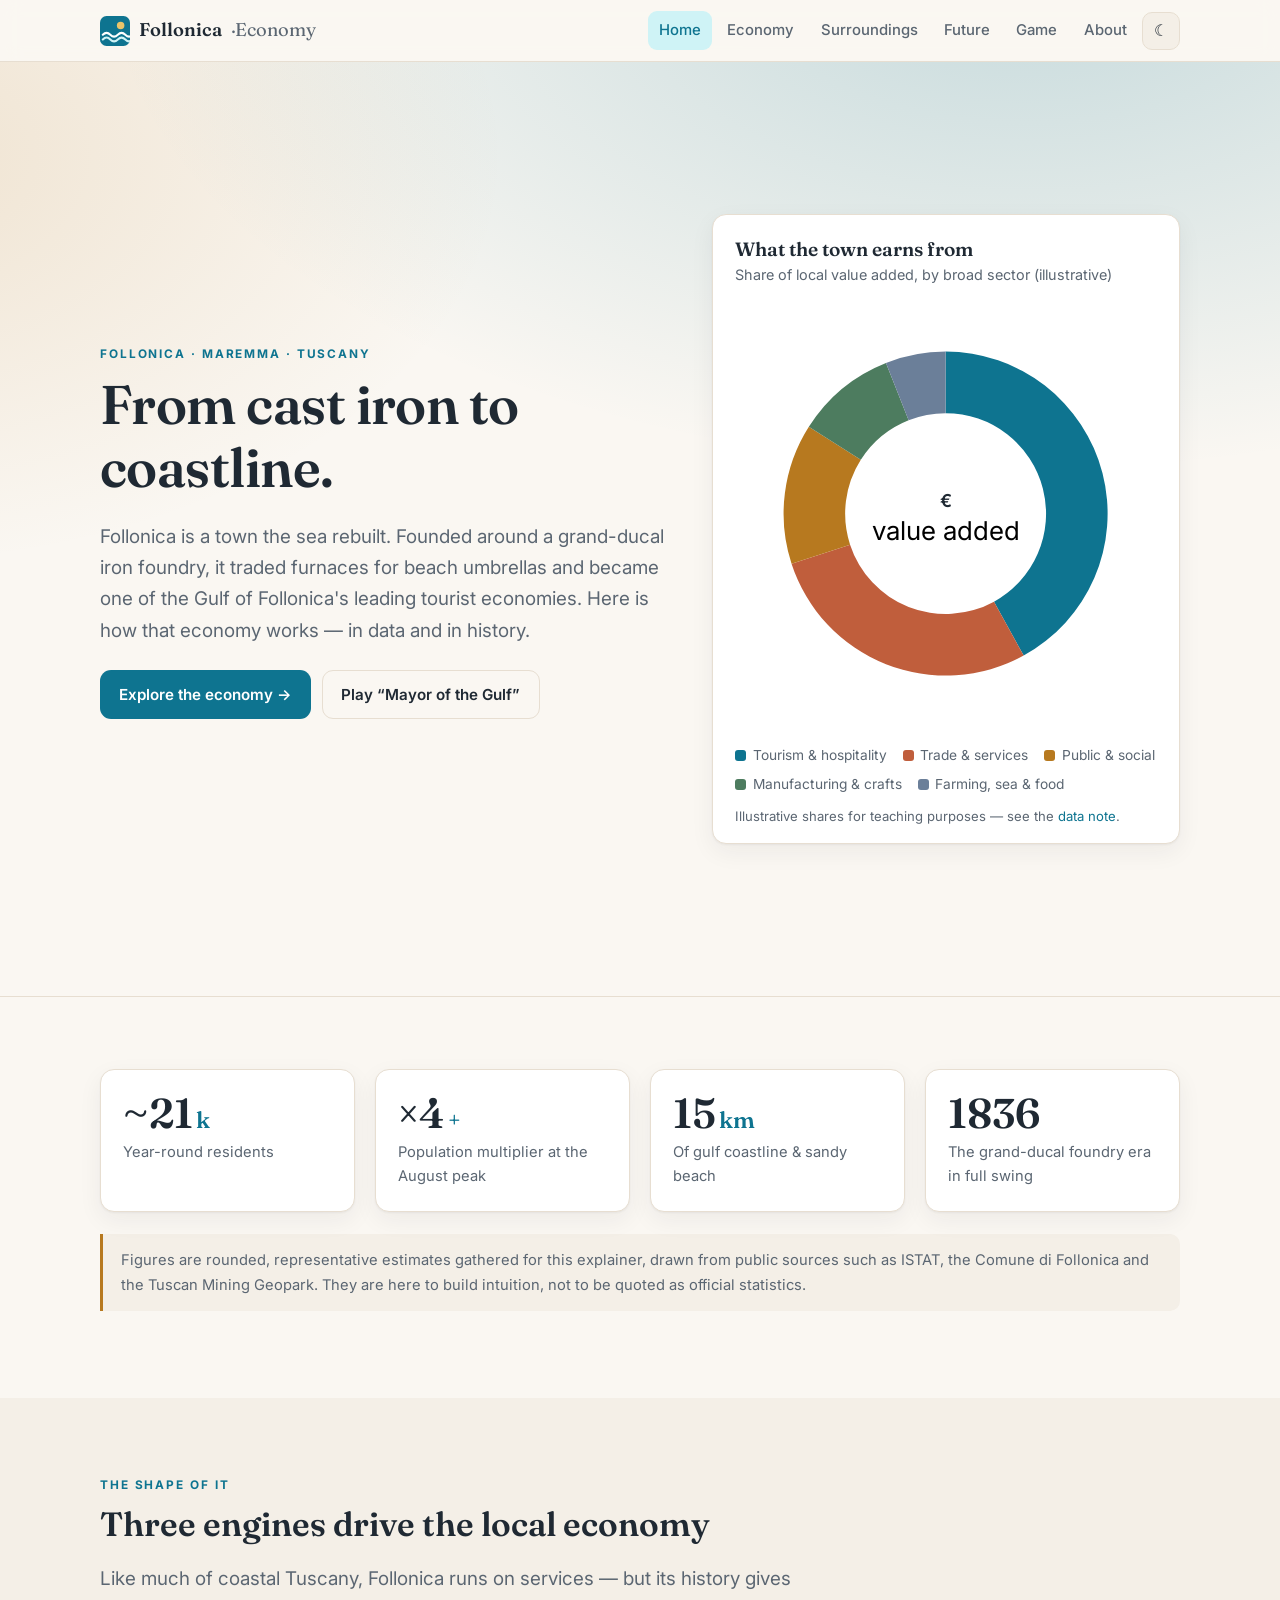
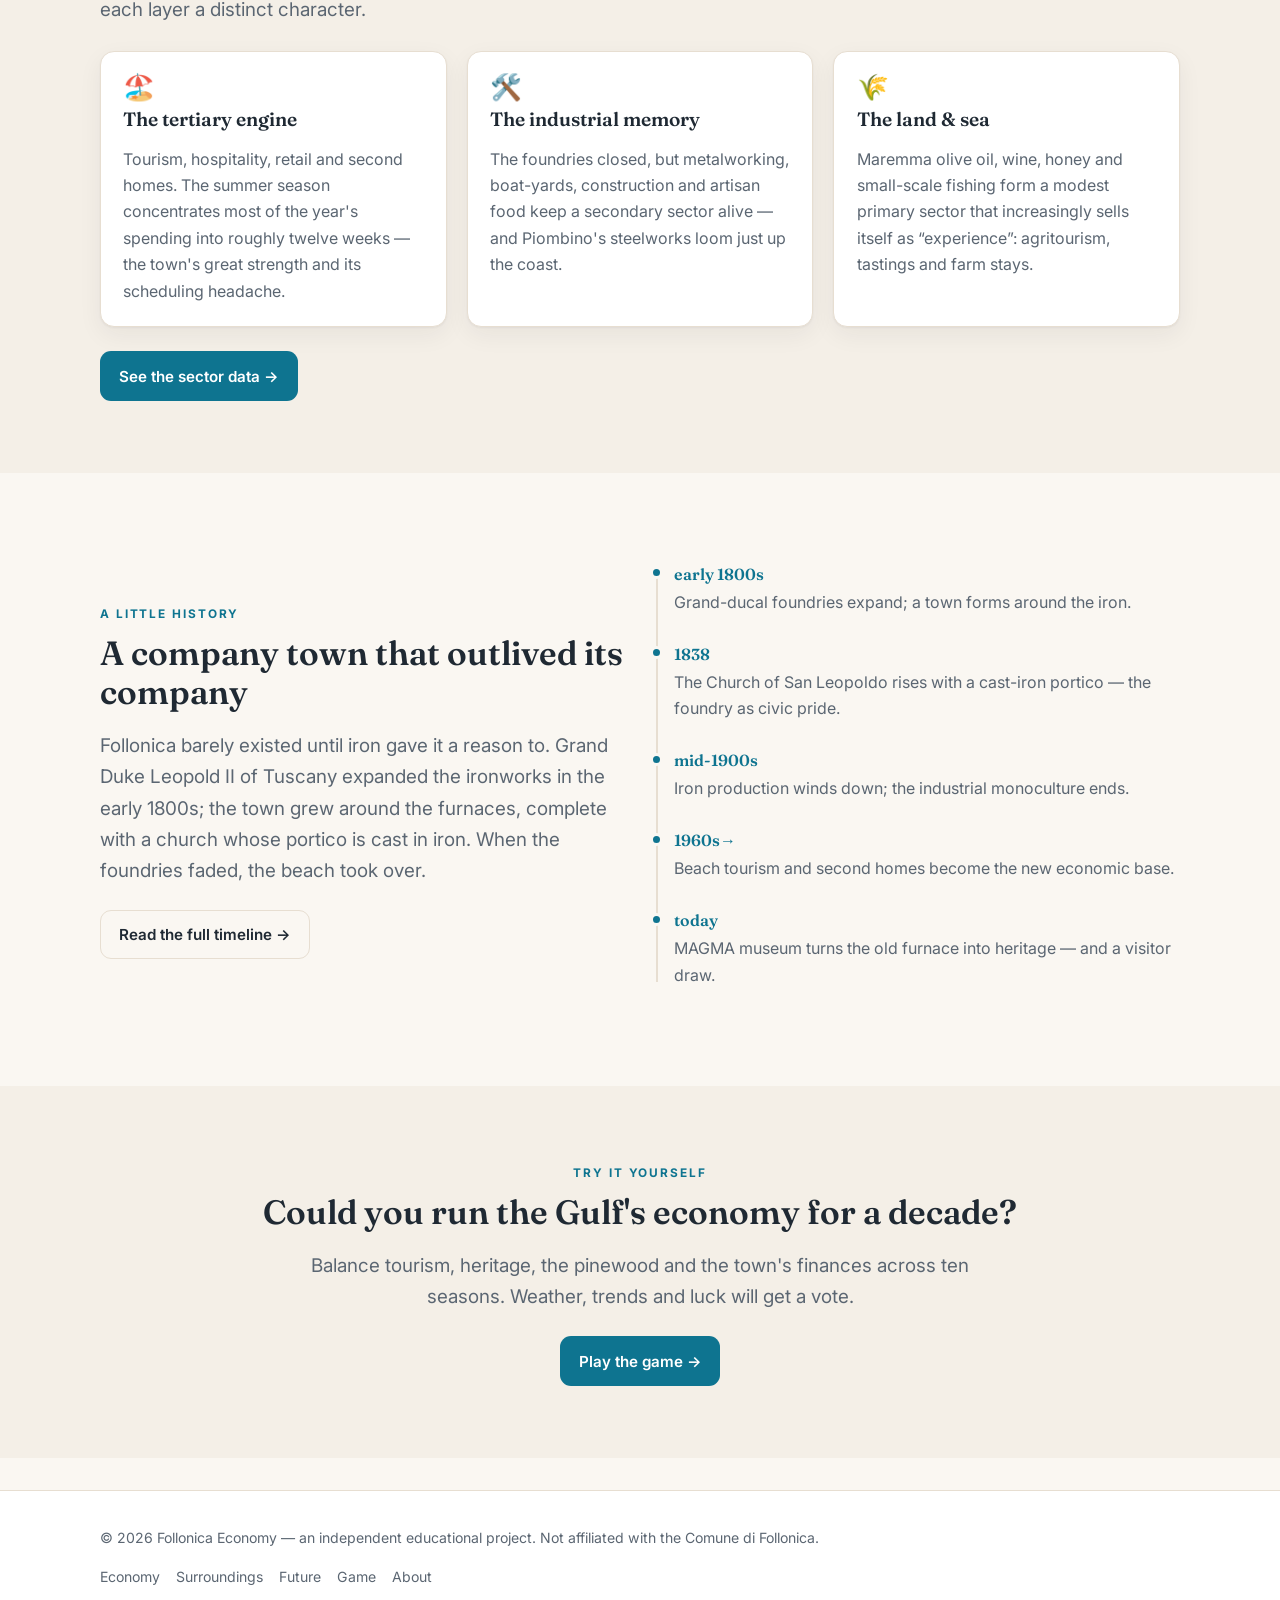
<file: index.html>
<!doctype html>
<html lang="en">
<head>
  <meta charset="utf-8" />
  <meta name="viewport" content="width=device-width, initial-scale=1" />
  <meta name="color-scheme" content="light dark" />
  <script>document.documentElement.className="js";</script>
  <title>The Economy of Follonica · From Cast Iron to Coastline</title>
  <meta name="description" content="How a 19th-century iron-foundry town on the Tuscan coast became one of the Maremma's leading seaside economies — the sectors, the data and the history of Follonica, Italy." />
  <link rel="icon" href="/assets/favicon.svg" type="image/svg+xml" />
  <link rel="preconnect" href="https://fonts.googleapis.com" />
  <link rel="preconnect" href="https://fonts.gstatic.com" crossorigin />
  <link rel="stylesheet" href="https://fonts.googleapis.com/css2?family=Fraunces:opsz,wght@9..144,500;9..144,600&family=Inter:wght@400;500;600;700&display=swap" />
  <link rel="stylesheet" href="/assets/css/styles.css" />
  <script defer src="/assets/js/main.js"></script>
  <script defer src="/assets/js/charts.js"></script>
</head>
<body>
  <a class="skip" href="#main">Skip to content</a>
  <header class="site-header">
    <nav class="nav" aria-label="Primary">
      <a class="brand" href="/">
        <svg class="mark" viewBox="0 0 32 32" aria-hidden="true"><rect width="32" height="32" rx="7" fill="#0e7490"/><circle cx="22" cy="10" r="4" fill="#e9c46a"/><path d="M3 20 q4 -4 8 0 t8 0 t8 0 t8 0" fill="none" stroke="#fff" stroke-width="2.2" stroke-linecap="round"/><path d="M3 25 q4 -4 8 0 t8 0 t8 0 t8 0" fill="none" stroke="#cff3f6" stroke-width="2.2" stroke-linecap="round"/></svg>
        Follonica<span style="color:var(--muted);font-weight:400">·Economy</span>
      </a>
      <button class="nav-toggle" aria-label="Open menu" aria-expanded="false" aria-controls="menu">☰</button>
      <div class="nav-links" id="menu">
        <a href="/" aria-current="page">Home</a>
        <a href="/economy/">Economy</a>
        <a href="/surroundings/">Surroundings</a>
        <a href="/future/">Future</a>
        <a href="/game/">Game</a>
        <a href="/about/">About</a>
        <button class="theme-toggle" type="button" title="Toggle theme">☾</button>
      </div>
    </nav>
  </header>

  <main id="main">
    <!-- Hero -->
    <section class="hero">
      <div class="container hero-grid">
        <div>
          <span class="eyebrow">Follonica · Maremma · Tuscany</span>
          <h1>From cast iron to coastline.</h1>
          <p class="lead">Follonica is a town the sea rebuilt. Founded around a grand-ducal iron foundry, it traded furnaces for beach umbrellas and became one of the Gulf of Follonica's leading tourist economies. Here is how that economy works — in data and in history.</p>
          <div class="btn-row">
            <a class="btn btn-primary" href="/economy/">Explore the economy →</a>
            <a class="btn btn-ghost" href="/game/">Play “Mayor of the Gulf”</a>
          </div>
        </div>
        <div>
          <div class="chart-card reveal">
            <h3>What the town earns from</h3>
            <p class="sub">Share of local value added, by broad sector (illustrative)</p>
            <figure>
              <div class="chart" data-chart="donut"
                   data-values='[{"label":"Tourism &amp; hospitality","value":42},{"label":"Trade &amp; services","value":28},{"label":"Public &amp; social","value":14},{"label":"Manufacturing &amp; crafts","value":10},{"label":"Farming, sea &amp; food","value":6}]'
                   data-opts='{"legend":true,"centerTop":"€","centerBottom":"value added"}'></div>
              <div class="legend" data-auto></div>
              <figcaption>Illustrative shares for teaching purposes — see the <a href="/economy/#data">data note</a>.</figcaption>
            </figure>
          </div>
        </div>
      </div>
    </section>

    <!-- Key stats -->
    <section>
      <div class="container">
        <div class="grid grid-4">
          <div class="card stat reveal"><div class="num">~21<span class="unit">k</span></div><div class="label">Year-round residents</div></div>
          <div class="card stat reveal"><div class="num">×4<span class="unit">+</span></div><div class="label">Population multiplier at the August peak</div></div>
          <div class="card stat reveal"><div class="num">15<span class="unit">km</span></div><div class="label">Of gulf coastline &amp; sandy beach</div></div>
          <div class="card stat reveal"><div class="num">1836</div><div class="label">The grand-ducal foundry era in full swing</div></div>
        </div>
        <p class="note reveal" style="margin-top:1.4rem">Figures are rounded, representative estimates gathered for this explainer, drawn from public sources such as ISTAT, the Comune di Follonica and the Tuscan Mining Geopark. They are here to build intuition, not to be quoted as official statistics.</p>
      </div>
    </section>

    <!-- Three engines -->
    <section style="background:var(--surface-2)">
      <div class="container">
        <span class="eyebrow">The shape of it</span>
        <h2>Three engines drive the local economy</h2>
        <p class="lead">Like much of coastal Tuscany, Follonica runs on services — but its history gives each layer a distinct character.</p>
        <div class="grid grid-3" style="margin-top:1.6rem">
          <article class="card reveal">
            <div class="icon">🏖️</div>
            <h3>The tertiary engine</h3>
            <p>Tourism, hospitality, retail and second homes. The summer season concentrates most of the year's spending into roughly twelve weeks — the town's great strength and its scheduling headache.</p>
          </article>
          <article class="card reveal">
            <div class="icon">🛠️</div>
            <h3>The industrial memory</h3>
            <p>The foundries closed, but metalworking, boat-yards, construction and artisan food keep a secondary sector alive — and Piombino's steelworks loom just up the coast.</p>
          </article>
          <article class="card reveal">
            <div class="icon">🌾</div>
            <h3>The land &amp; sea</h3>
            <p>Maremma olive oil, wine, honey and small-scale fishing form a modest primary sector that increasingly sells itself as “experience”: agritourism, tastings and farm stays.</p>
          </article>
        </div>
        <div class="btn-row"><a class="btn btn-primary" href="/economy/">See the sector data →</a></div>
      </div>
    </section>

    <!-- History teaser -->
    <section>
      <div class="container">
        <div class="grid grid-2" style="align-items:center">
          <div class="reveal">
            <span class="eyebrow">A little history</span>
            <h2>A company town that outlived its company</h2>
            <p class="lead">Follonica barely existed until iron gave it a reason to. Grand Duke Leopold II of Tuscany expanded the ironworks in the early 1800s; the town grew around the furnaces, complete with a church whose portico is cast in iron. When the foundries faded, the beach took over.</p>
            <div class="btn-row"><a class="btn btn-ghost" href="/economy/#history">Read the full timeline →</a></div>
          </div>
          <div class="reveal">
            <ul class="timeline">
              <li><span class="year">early 1800s</span><p>Grand-ducal foundries expand; a town forms around the iron.</p></li>
              <li><span class="year">1838</span><p>The Church of San Leopoldo rises with a cast-iron portico — the foundry as civic pride.</p></li>
              <li><span class="year">mid-1900s</span><p>Iron production winds down; the industrial monoculture ends.</p></li>
              <li><span class="year">1960s→</span><p>Beach tourism and second homes become the new economic base.</p></li>
              <li><span class="year">today</span><p>MAGMA museum turns the old furnace into heritage — and a visitor draw.</p></li>
            </ul>
          </div>
        </div>
      </div>
    </section>

    <!-- CTA -->
    <section style="background:var(--surface-2)">
      <div class="container" style="text-align:center">
        <span class="eyebrow">Try it yourself</span>
        <h2>Could you run the Gulf's economy for a decade?</h2>
        <p class="lead" style="margin-inline:auto">Balance tourism, heritage, the pinewood and the town's finances across ten seasons. Weather, trends and luck will get a vote.</p>
        <div class="btn-row" style="justify-content:center"><a class="btn btn-primary" href="/game/">Play the game →</a></div>
      </div>
    </section>
  </main>

  <footer class="site-footer">
    <div class="container">
      <p>© <span data-year>2026</span> Follonica Economy — an independent educational project. Not affiliated with the Comune di Follonica.</p>
      <nav aria-label="Footer">
        <a href="/economy/">Economy</a>
        <a href="/surroundings/">Surroundings</a>
        <a href="/future/">Future</a>
        <a href="/game/">Game</a>
        <a href="/about/">About</a>
      </nav>
    </div>
  </footer>
</body>
</html>
</file>
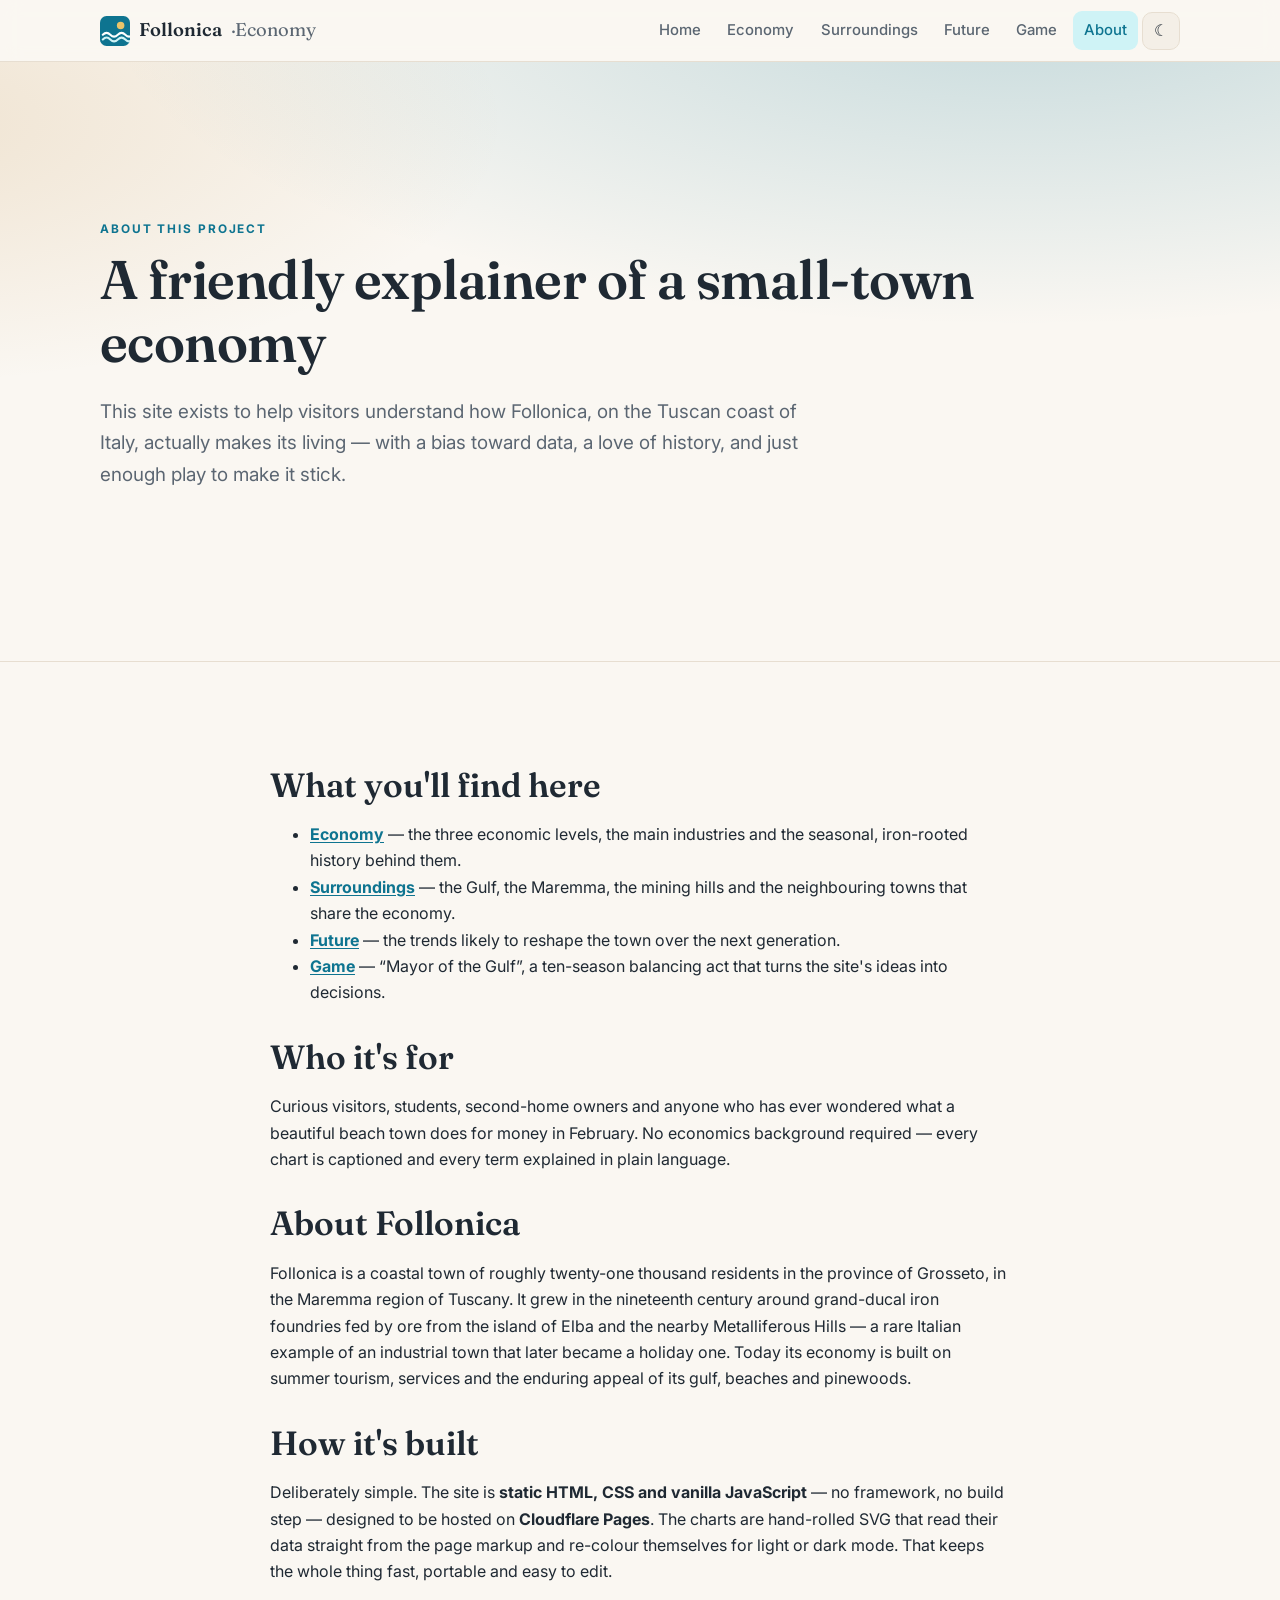
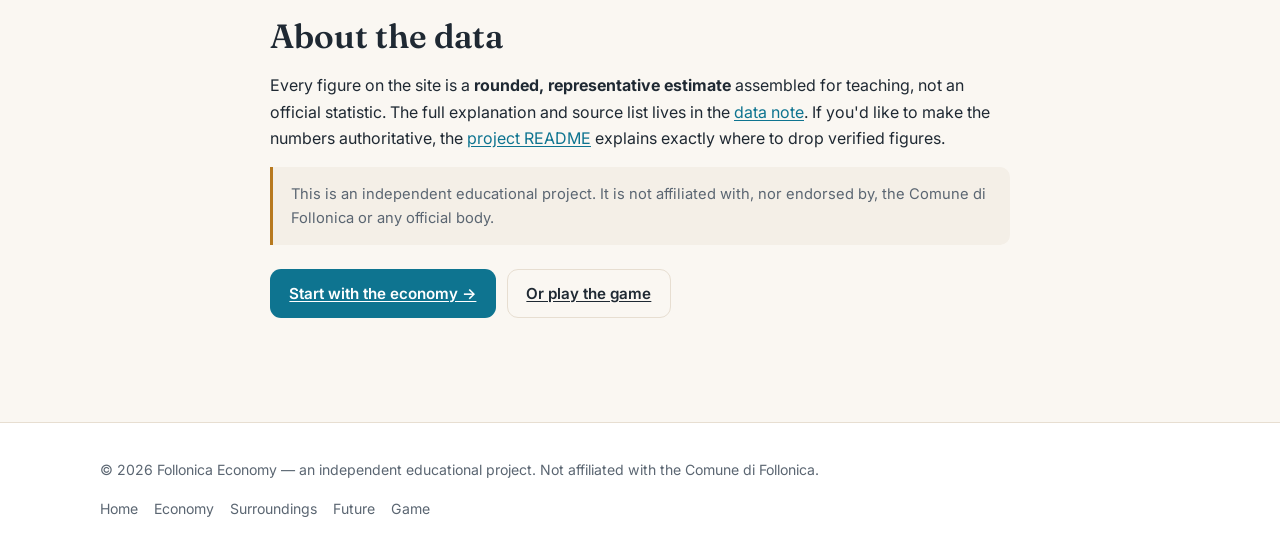
<file: about/index.html>
<!doctype html>
<html lang="en">
<head>
  <meta charset="utf-8" />
  <meta name="viewport" content="width=device-width, initial-scale=1" />
  <meta name="color-scheme" content="light dark" />
  <script>document.documentElement.className="js";</script>
  <title>About · The Follonica Economy Project</title>
  <meta name="description" content="What this site is, who it's for, how it was built and the sources behind it — an independent, educational explainer of Follonica's economy." />
  <link rel="icon" href="/assets/favicon.svg" type="image/svg+xml" />
  <link rel="preconnect" href="https://fonts.googleapis.com" />
  <link rel="preconnect" href="https://fonts.gstatic.com" crossorigin />
  <link rel="stylesheet" href="https://fonts.googleapis.com/css2?family=Fraunces:opsz,wght@9..144,500;9..144,600&family=Inter:wght@400;500;600;700&display=swap" />
  <link rel="stylesheet" href="/assets/css/styles.css" />
  <script defer src="/assets/js/main.js"></script>
</head>
<body>
  <a class="skip" href="#main">Skip to content</a>
  <header class="site-header">
    <nav class="nav" aria-label="Primary">
      <a class="brand" href="/">
        <svg class="mark" viewBox="0 0 32 32" aria-hidden="true"><rect width="32" height="32" rx="7" fill="#0e7490"/><circle cx="22" cy="10" r="4" fill="#e9c46a"/><path d="M3 20 q4 -4 8 0 t8 0 t8 0 t8 0" fill="none" stroke="#fff" stroke-width="2.2" stroke-linecap="round"/><path d="M3 25 q4 -4 8 0 t8 0 t8 0 t8 0" fill="none" stroke="#cff3f6" stroke-width="2.2" stroke-linecap="round"/></svg>
        Follonica<span style="color:var(--muted);font-weight:400">·Economy</span>
      </a>
      <button class="nav-toggle" aria-label="Open menu" aria-expanded="false" aria-controls="menu">☰</button>
      <div class="nav-links" id="menu">
        <a href="/">Home</a>
        <a href="/economy/">Economy</a>
        <a href="/surroundings/">Surroundings</a>
        <a href="/future/">Future</a>
        <a href="/game/">Game</a>
        <a href="/about/" aria-current="page">About</a>
        <button class="theme-toggle" type="button" title="Toggle theme">☾</button>
      </div>
    </nav>
  </header>

  <main id="main">
    <section class="hero">
      <div class="container">
        <span class="eyebrow">About this project</span>
        <h1>A friendly explainer of a small-town economy</h1>
        <p class="lead">This site exists to help visitors understand how Follonica, on the Tuscan coast of Italy, actually makes its living — with a bias toward data, a love of history, and just enough play to make it stick.</p>
      </div>
    </section>

    <section>
      <div class="container prose" style="max-width:74ch">
        <h2>What you'll find here</h2>
        <ul>
          <li><a href="/economy/"><strong>Economy</strong></a> — the three economic levels, the main industries and the seasonal, iron-rooted history behind them.</li>
          <li><a href="/surroundings/"><strong>Surroundings</strong></a> — the Gulf, the Maremma, the mining hills and the neighbouring towns that share the economy.</li>
          <li><a href="/future/"><strong>Future</strong></a> — the trends likely to reshape the town over the next generation.</li>
          <li><a href="/game/"><strong>Game</strong></a> — “Mayor of the Gulf”, a ten-season balancing act that turns the site's ideas into decisions.</li>
        </ul>

        <h2>Who it's for</h2>
        <p>Curious visitors, students, second-home owners and anyone who has ever wondered what a beautiful beach town does for money in February. No economics background required — every chart is captioned and every term explained in plain language.</p>

        <h2>About Follonica</h2>
        <p>Follonica is a coastal town of roughly twenty-one thousand residents in the province of Grosseto, in the Maremma region of Tuscany. It grew in the nineteenth century around grand-ducal iron foundries fed by ore from the island of Elba and the nearby Metalliferous Hills — a rare Italian example of an industrial town that later became a holiday one. Today its economy is built on summer tourism, services and the enduring appeal of its gulf, beaches and pinewoods.</p>

        <h2>How it's built</h2>
        <p>Deliberately simple. The site is <strong>static HTML, CSS and vanilla JavaScript</strong> — no framework, no build step — designed to be hosted on <strong>Cloudflare Pages</strong>. The charts are hand-rolled SVG that read their data straight from the page markup and re-colour themselves for light or dark mode. That keeps the whole thing fast, portable and easy to edit.</p>

        <h2>About the data</h2>
        <p>Every figure on the site is a <strong>rounded, representative estimate</strong> assembled for teaching, not an official statistic. The full explanation and source list lives in the <a href="/economy/#data">data note</a>. If you'd like to make the numbers authoritative, the <a href="https://github.com/gcameron00/follonica-economy">project README</a> explains exactly where to drop verified figures.</p>

        <div class="note">This is an independent educational project. It is not affiliated with, nor endorsed by, the Comune di Follonica or any official body.</div>

        <div class="btn-row"><a class="btn btn-primary" href="/economy/">Start with the economy →</a><a class="btn btn-ghost" href="/game/">Or play the game</a></div>
      </div>
    </section>
  </main>

  <footer class="site-footer">
    <div class="container">
      <p>© <span data-year>2026</span> Follonica Economy — an independent educational project. Not affiliated with the Comune di Follonica.</p>
      <nav aria-label="Footer">
        <a href="/">Home</a>
        <a href="/economy/">Economy</a>
        <a href="/surroundings/">Surroundings</a>
        <a href="/future/">Future</a>
        <a href="/game/">Game</a>
      </nav>
    </div>
  </footer>
</body>
</html>
</file>
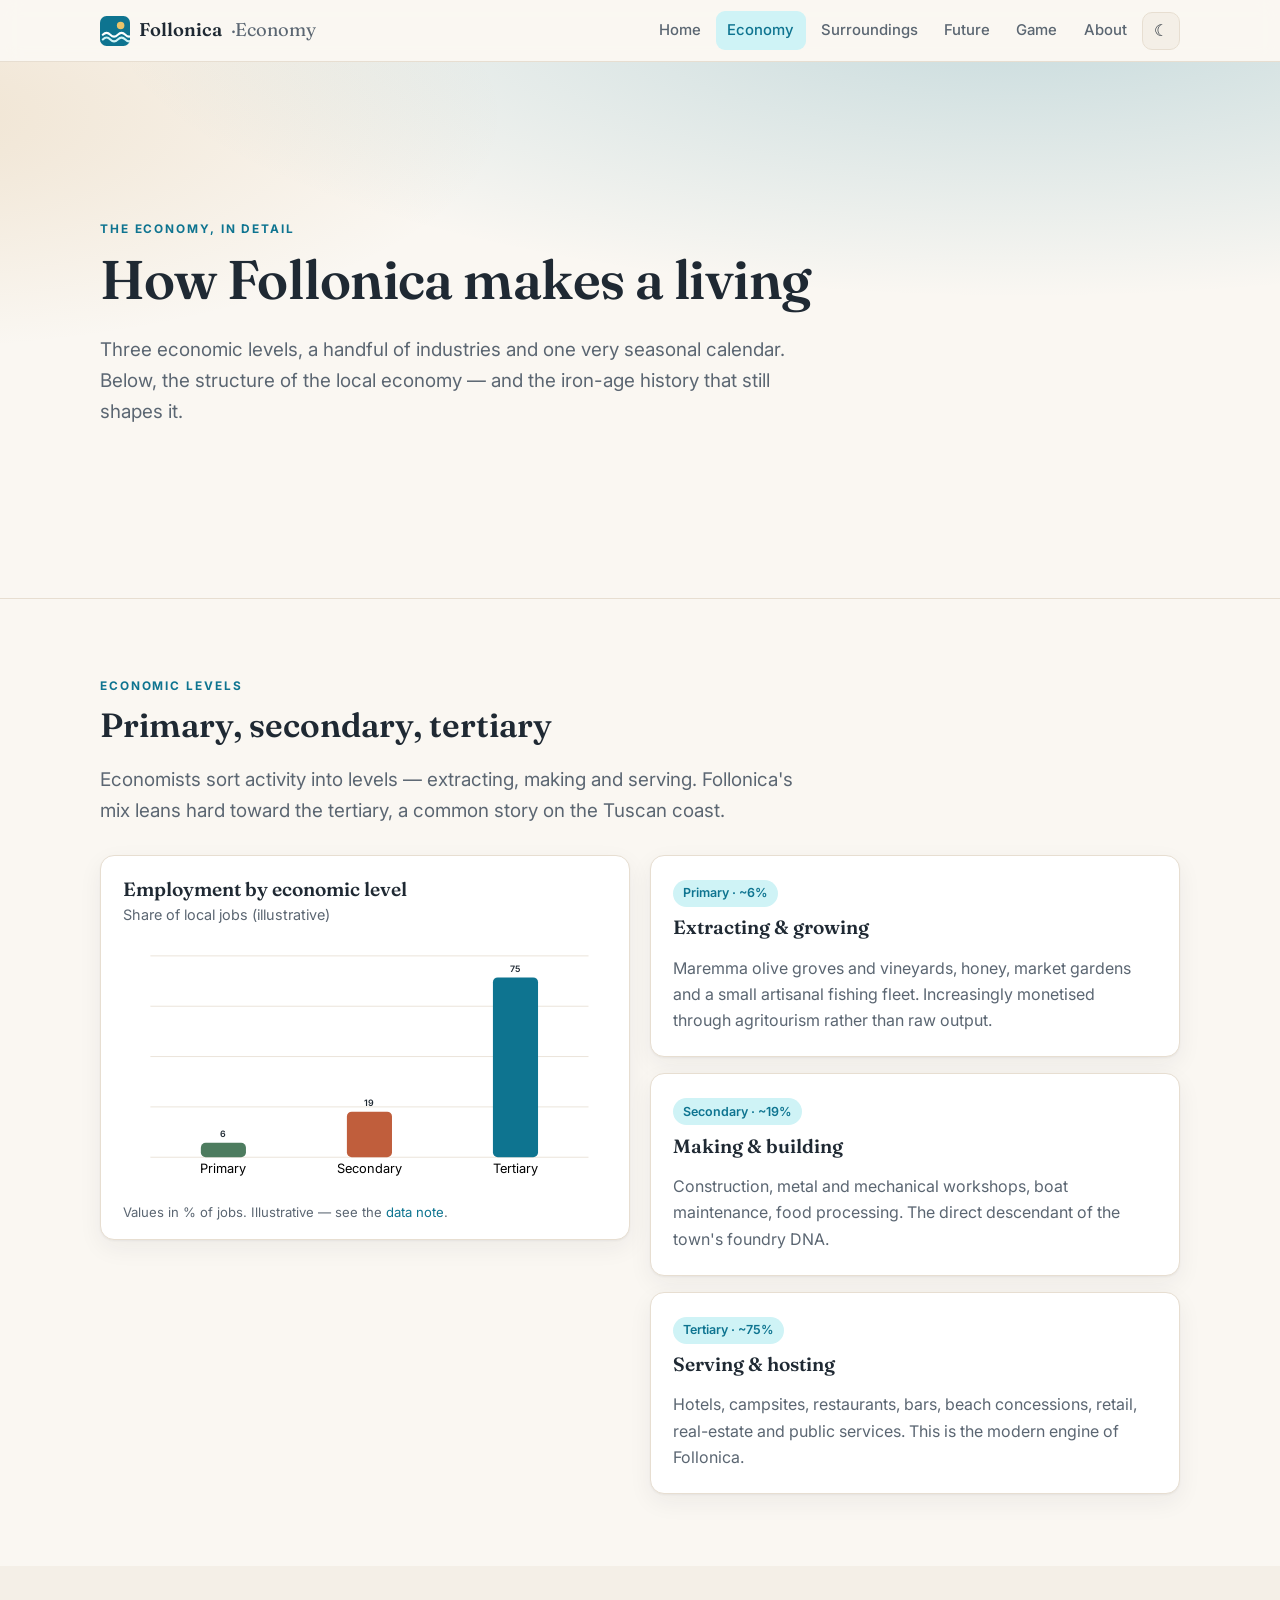
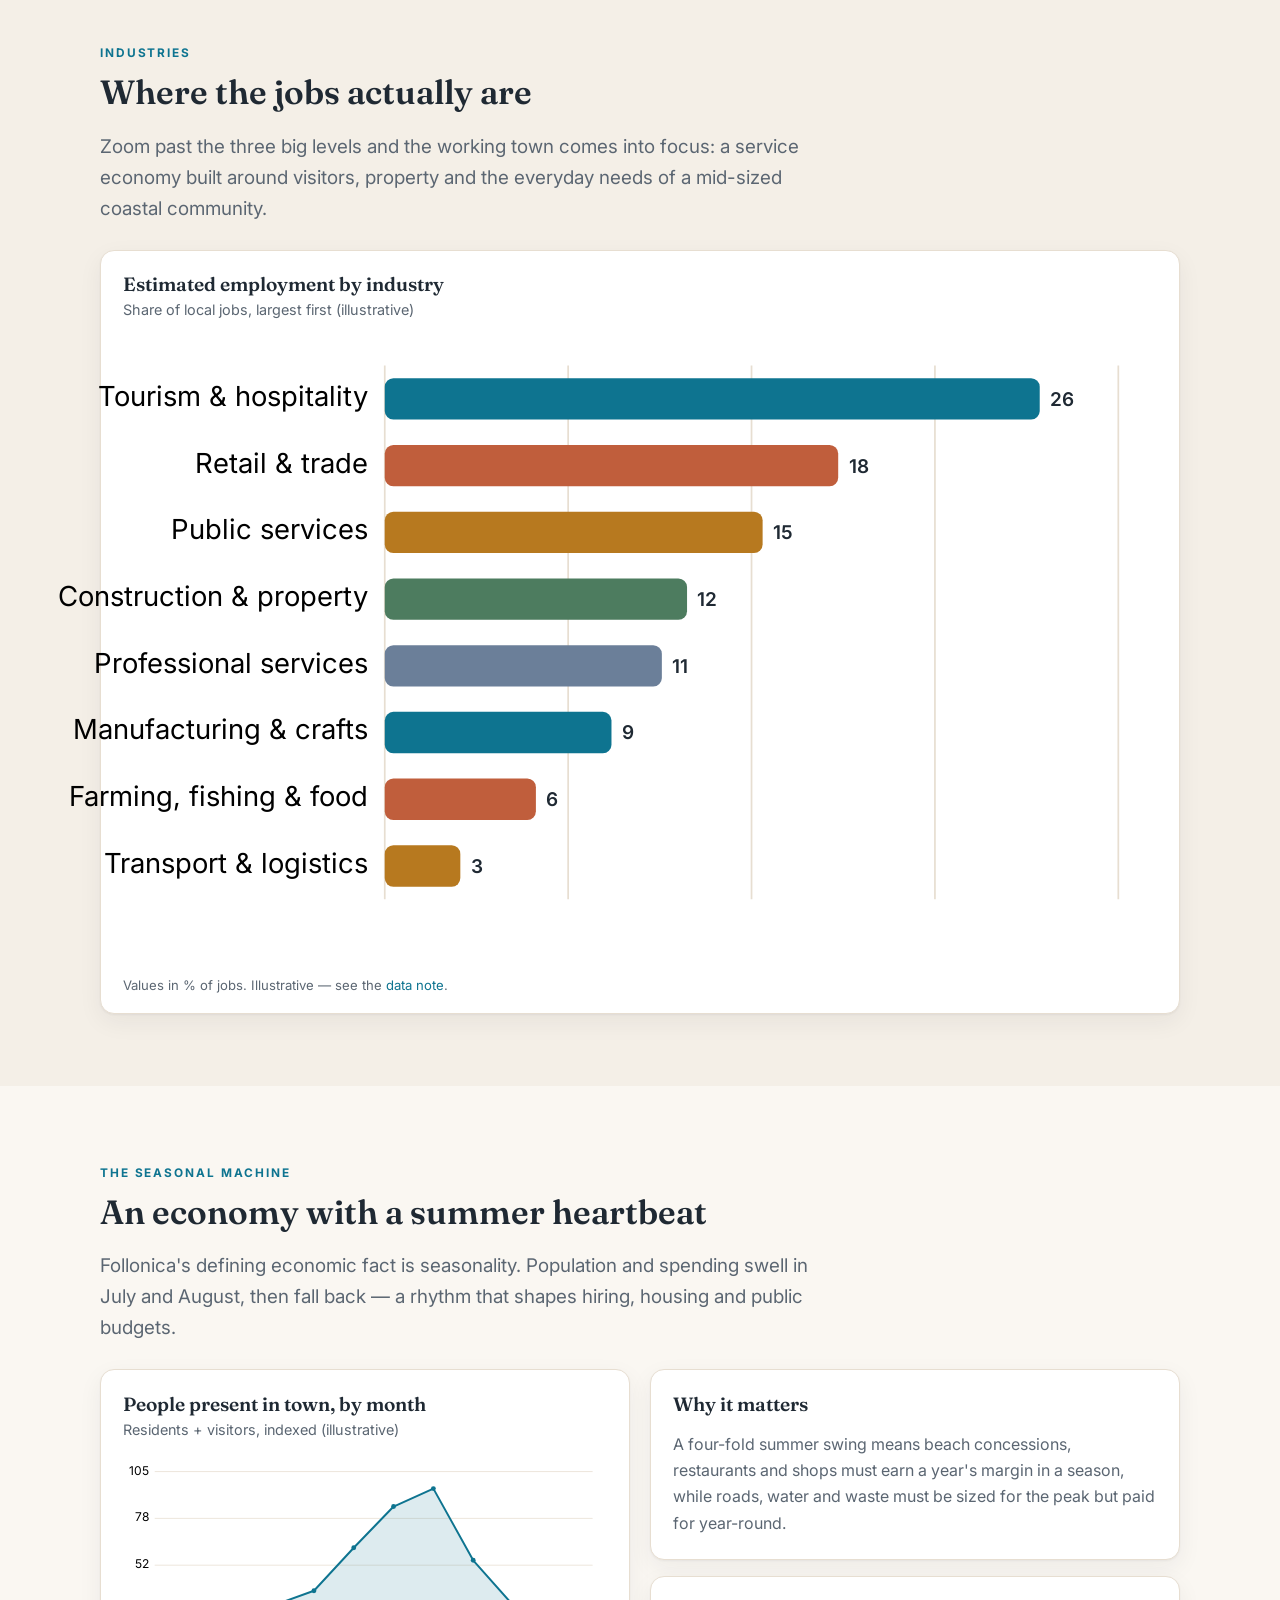
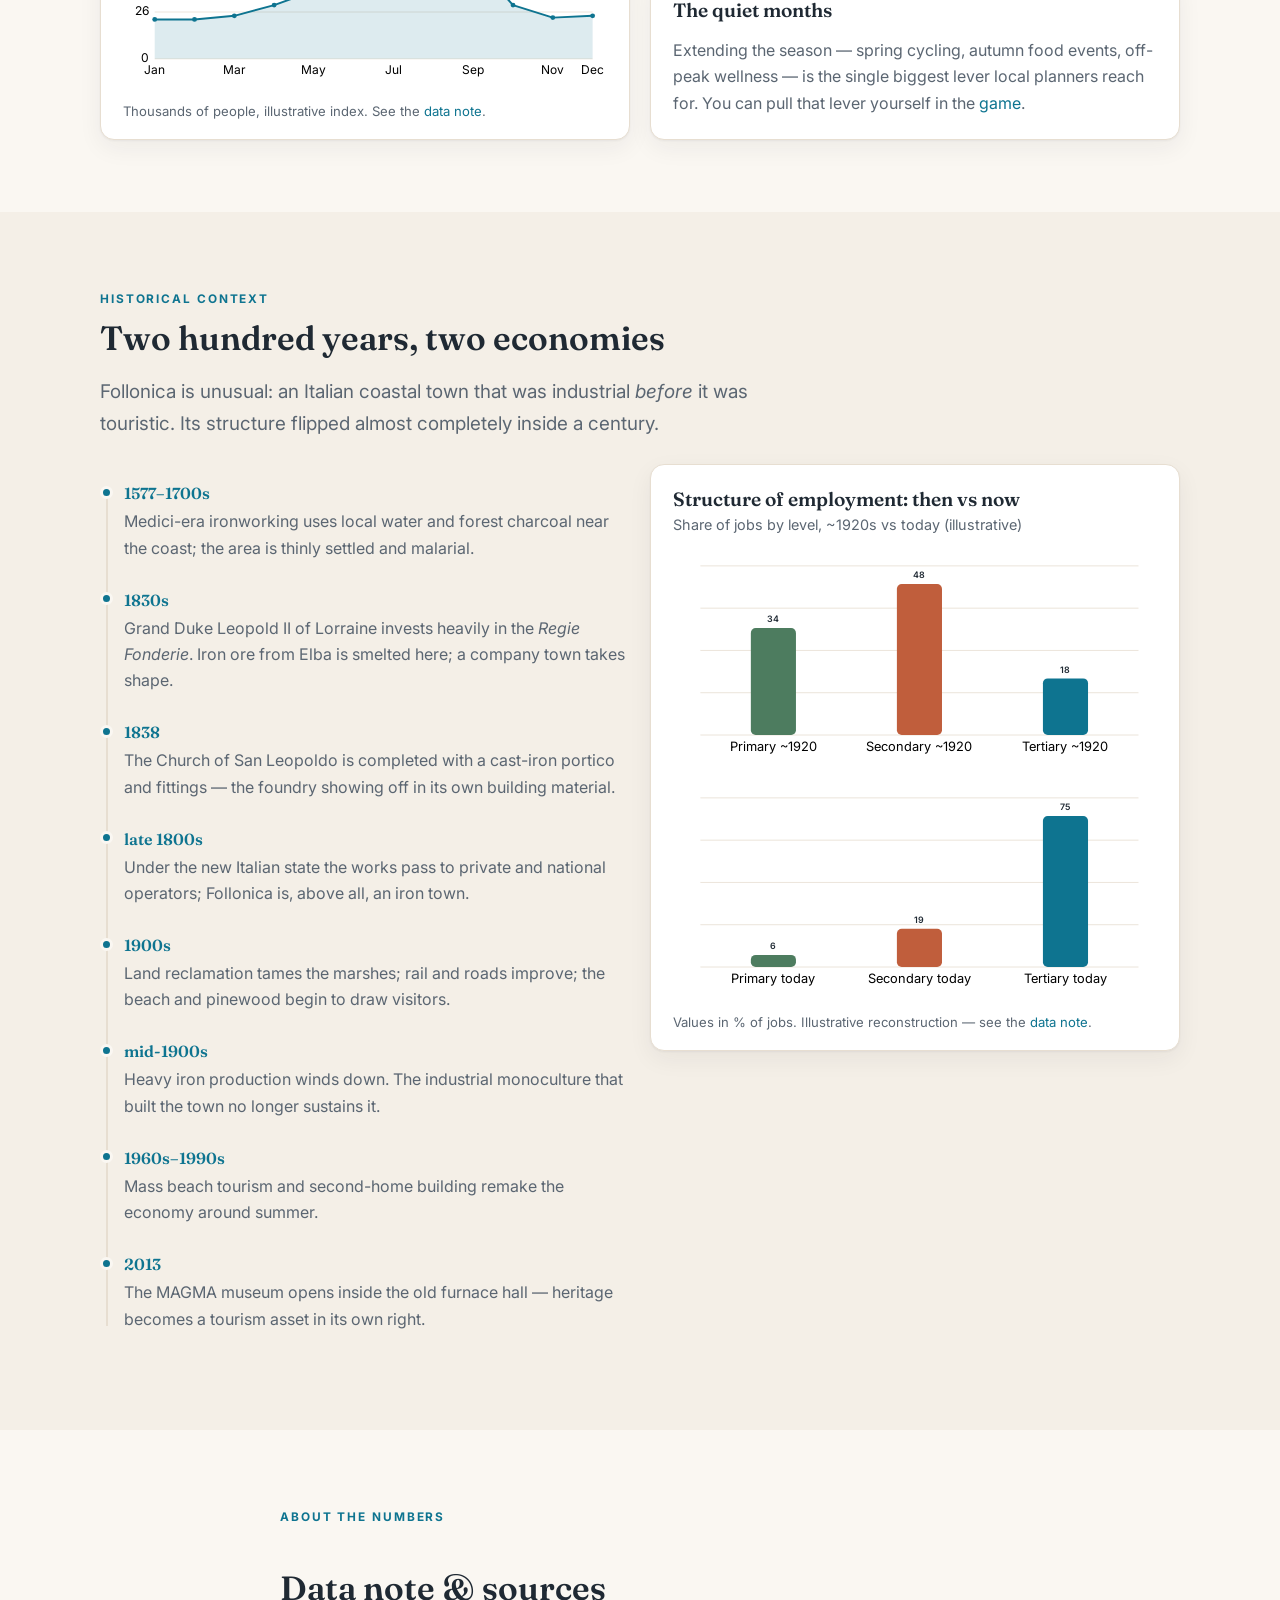
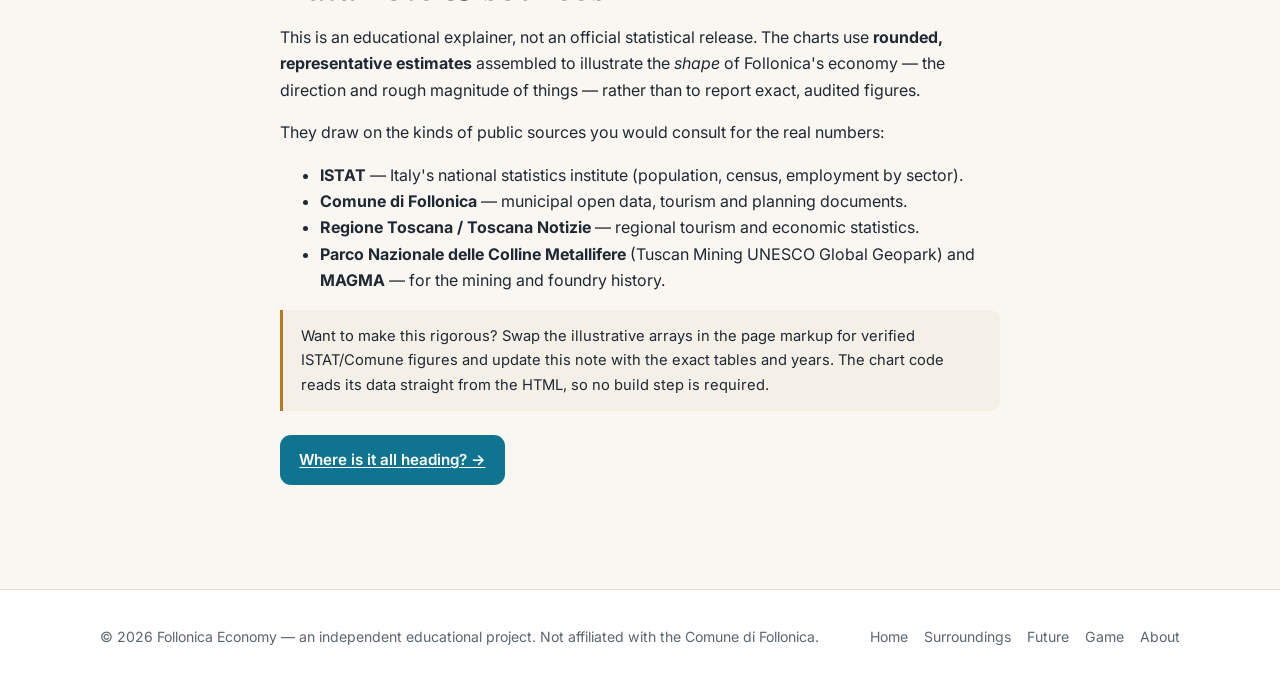
<file: economy/index.html>
<!doctype html>
<html lang="en">
<head>
  <meta charset="utf-8" />
  <meta name="viewport" content="width=device-width, initial-scale=1" />
  <meta name="color-scheme" content="light dark" />
  <script>document.documentElement.className="js";</script>
  <title>The Economy of Follonica · Sectors, Industries &amp; History</title>
  <meta name="description" content="A data-led breakdown of Follonica's economy: the three economic levels, its main industries, the seasonal tourism cycle and the iron-foundry history that shaped it." />
  <link rel="icon" href="/assets/favicon.svg" type="image/svg+xml" />
  <link rel="preconnect" href="https://fonts.googleapis.com" />
  <link rel="preconnect" href="https://fonts.gstatic.com" crossorigin />
  <link rel="stylesheet" href="https://fonts.googleapis.com/css2?family=Fraunces:opsz,wght@9..144,500;9..144,600&family=Inter:wght@400;500;600;700&display=swap" />
  <link rel="stylesheet" href="/assets/css/styles.css" />
  <script defer src="/assets/js/main.js"></script>
  <script defer src="/assets/js/charts.js"></script>
</head>
<body>
  <a class="skip" href="#main">Skip to content</a>
  <header class="site-header">
    <nav class="nav" aria-label="Primary">
      <a class="brand" href="/">
        <svg class="mark" viewBox="0 0 32 32" aria-hidden="true"><rect width="32" height="32" rx="7" fill="#0e7490"/><circle cx="22" cy="10" r="4" fill="#e9c46a"/><path d="M3 20 q4 -4 8 0 t8 0 t8 0 t8 0" fill="none" stroke="#fff" stroke-width="2.2" stroke-linecap="round"/><path d="M3 25 q4 -4 8 0 t8 0 t8 0 t8 0" fill="none" stroke="#cff3f6" stroke-width="2.2" stroke-linecap="round"/></svg>
        Follonica<span style="color:var(--muted);font-weight:400">·Economy</span>
      </a>
      <button class="nav-toggle" aria-label="Open menu" aria-expanded="false" aria-controls="menu">☰</button>
      <div class="nav-links" id="menu">
        <a href="/">Home</a>
        <a href="/economy/" aria-current="page">Economy</a>
        <a href="/surroundings/">Surroundings</a>
        <a href="/future/">Future</a>
        <a href="/game/">Game</a>
        <a href="/about/">About</a>
        <button class="theme-toggle" type="button" title="Toggle theme">☾</button>
      </div>
    </nav>
  </header>

  <main id="main">
    <section class="hero">
      <div class="container">
        <span class="eyebrow">The economy, in detail</span>
        <h1>How Follonica makes a living</h1>
        <p class="lead">Three economic levels, a handful of industries and one very seasonal calendar. Below, the structure of the local economy — and the iron-age history that still shapes it.</p>
      </div>
    </section>

    <!-- Economic levels -->
    <section>
      <div class="container">
        <span class="eyebrow">Economic levels</span>
        <h2>Primary, secondary, tertiary</h2>
        <p class="lead">Economists sort activity into levels — extracting, making and serving. Follonica's mix leans hard toward the tertiary, a common story on the Tuscan coast.</p>

        <div class="grid grid-2" style="margin-top:1.8rem;align-items:start">
          <div class="chart-card reveal">
            <h3>Employment by economic level</h3>
            <p class="sub">Share of local jobs (illustrative)</p>
            <figure class="chart-wrap">
              <div class="chart" data-chart="bar"
                   data-values='[{"label":"Primary","value":6,"color":"--c4"},{"label":"Secondary","value":19,"color":"--c2"},{"label":"Tertiary","value":75,"color":"--c1"}]'
                   data-opts='{"fmt":null,"height":300}'></div>
              <figcaption>Values in % of jobs. Illustrative — see the <a href="#data">data note</a>.</figcaption>
            </figure>
          </div>
          <div class="reveal" style="display:grid;gap:1rem">
            <div class="card">
              <span class="pill">Primary · ~6%</span>
              <h3 style="margin-top:.6rem">Extracting &amp; growing</h3>
              <p>Maremma olive groves and vineyards, honey, market gardens and a small artisanal fishing fleet. Increasingly monetised through agritourism rather than raw output.</p>
            </div>
            <div class="card">
              <span class="pill">Secondary · ~19%</span>
              <h3 style="margin-top:.6rem">Making &amp; building</h3>
              <p>Construction, metal and mechanical workshops, boat maintenance, food processing. The direct descendant of the town's foundry DNA.</p>
            </div>
            <div class="card">
              <span class="pill">Tertiary · ~75%</span>
              <h3 style="margin-top:.6rem">Serving &amp; hosting</h3>
              <p>Hotels, campsites, restaurants, bars, beach concessions, retail, real-estate and public services. This is the modern engine of Follonica.</p>
            </div>
          </div>
        </div>
      </div>
    </section>

    <!-- Industries -->
    <section style="background:var(--surface-2)">
      <div class="container">
        <span class="eyebrow">Industries</span>
        <h2>Where the jobs actually are</h2>
        <p class="lead">Zoom past the three big levels and the working town comes into focus: a service economy built around visitors, property and the everyday needs of a mid-sized coastal community.</p>
        <div class="chart-card reveal" style="margin-top:1.6rem">
          <h3>Estimated employment by industry</h3>
          <p class="sub">Share of local jobs, largest first (illustrative)</p>
          <figure>
            <div class="chart" data-chart="hbar"
                 data-values='[{"label":"Tourism &amp; hospitality","value":26},{"label":"Retail &amp; trade","value":18},{"label":"Public services","value":15},{"label":"Construction &amp; property","value":12},{"label":"Professional services","value":11},{"label":"Manufacturing &amp; crafts","value":9},{"label":"Farming, fishing &amp; food","value":6},{"label":"Transport &amp; logistics","value":3}]'
                 data-opts='{"height":360}'></div>
            <figcaption>Values in % of jobs. Illustrative — see the <a href="#data">data note</a>.</figcaption>
          </figure>
        </div>
      </div>
    </section>

    <!-- Seasonality -->
    <section>
      <div class="container">
        <span class="eyebrow">The seasonal machine</span>
        <h2>An economy with a summer heartbeat</h2>
        <p class="lead">Follonica's defining economic fact is seasonality. Population and spending swell in July and August, then fall back — a rhythm that shapes hiring, housing and public budgets.</p>
        <div class="grid grid-2" style="margin-top:1.6rem;align-items:start">
          <div class="chart-card reveal">
            <h3>People present in town, by month</h3>
            <p class="sub">Residents + visitors, indexed (illustrative)</p>
            <figure>
              <div class="chart" data-chart="line"
                   data-values='[{"name":"People present","color":"--c1","points":[{"x":"Jan","y":22},{"x":"Feb","y":22},{"x":"Mar","y":24},{"x":"Apr","y":30},{"x":"May","y":38},{"x":"Jun","y":62},{"x":"Jul","y":85},{"x":"Aug","y":95},{"x":"Sep","y":55},{"x":"Oct","y":30},{"x":"Nov","y":23},{"x":"Dec","y":24}]}]'
                   data-opts='{"area":true,"height":300}'></div>
              <figcaption>Thousands of people, illustrative index. See the <a href="#data">data note</a>.</figcaption>
            </figure>
          </div>
          <div class="reveal" style="display:grid;gap:1rem">
            <div class="card">
              <h3>Why it matters</h3>
              <p>A four-fold summer swing means beach concessions, restaurants and shops must earn a year's margin in a season, while roads, water and waste must be sized for the peak but paid for year-round.</p>
            </div>
            <div class="card">
              <h3>The quiet months</h3>
              <p>Extending the season — spring cycling, autumn food events, off-peak wellness — is the single biggest lever local planners reach for. You can pull that lever yourself in the <a href="/game/">game</a>.</p>
            </div>
          </div>
        </div>
      </div>
    </section>

    <!-- History -->
    <section id="history" style="background:var(--surface-2)">
      <div class="container">
        <span class="eyebrow">Historical context</span>
        <h2>Two hundred years, two economies</h2>
        <p class="lead">Follonica is unusual: an Italian coastal town that was industrial <em>before</em> it was touristic. Its structure flipped almost completely inside a century.</p>

        <div class="grid grid-2" style="margin-top:1.6rem;align-items:start">
          <div class="reveal">
            <ul class="timeline">
              <li><span class="year">1577–1700s</span><p>Medici-era ironworking uses local water and forest charcoal near the coast; the area is thinly settled and malarial.</p></li>
              <li><span class="year">1830s</span><p>Grand Duke Leopold II of Lorraine invests heavily in the <em>Regie Fonderie</em>. Iron ore from Elba is smelted here; a company town takes shape.</p></li>
              <li><span class="year">1838</span><p>The Church of San Leopoldo is completed with a cast-iron portico and fittings — the foundry showing off in its own building material.</p></li>
              <li><span class="year">late 1800s</span><p>Under the new Italian state the works pass to private and national operators; Follonica is, above all, an iron town.</p></li>
              <li><span class="year">1900s</span><p>Land reclamation tames the marshes; rail and roads improve; the beach and pinewood begin to draw visitors.</p></li>
              <li><span class="year">mid-1900s</span><p>Heavy iron production winds down. The industrial monoculture that built the town no longer sustains it.</p></li>
              <li><span class="year">1960s–1990s</span><p>Mass beach tourism and second-home building remake the economy around summer.</p></li>
              <li><span class="year">2013</span><p>The MAGMA museum opens inside the old furnace hall — heritage becomes a tourism asset in its own right.</p></li>
            </ul>
          </div>
          <div class="chart-card reveal">
            <h3>Structure of employment: then vs now</h3>
            <p class="sub">Share of jobs by level, ~1920s vs today (illustrative)</p>
            <figure>
              <div class="chart" data-chart="bar"
                   data-values='[{"label":"Primary ~1920","value":34,"color":"--c4"},{"label":"Secondary ~1920","value":48,"color":"--c2"},{"label":"Tertiary ~1920","value":18,"color":"--c1"}]'
                   data-opts='{"height":260}'></div>
              <div class="chart" data-chart="bar" style="margin-top:1rem"
                   data-values='[{"label":"Primary today","value":6,"color":"--c4"},{"label":"Secondary today","value":19,"color":"--c2"},{"label":"Tertiary today","value":75,"color":"--c1"}]'
                   data-opts='{"height":260}'></div>
              <figcaption>Values in % of jobs. Illustrative reconstruction — see the <a href="#data">data note</a>.</figcaption>
            </figure>
          </div>
        </div>
      </div>
    </section>

    <!-- Data note -->
    <section id="data">
      <div class="container prose" style="max-width:72ch">
        <span class="eyebrow">About the numbers</span>
        <h2>Data note &amp; sources</h2>
        <p>This is an educational explainer, not an official statistical release. The charts use <strong>rounded, representative estimates</strong> assembled to illustrate the <em>shape</em> of Follonica's economy — the direction and rough magnitude of things — rather than to report exact, audited figures.</p>
        <p>They draw on the kinds of public sources you would consult for the real numbers:</p>
        <ul>
          <li><strong>ISTAT</strong> — Italy's national statistics institute (population, census, employment by sector).</li>
          <li><strong>Comune di Follonica</strong> — municipal open data, tourism and planning documents.</li>
          <li><strong>Regione Toscana / Toscana Notizie</strong> — regional tourism and economic statistics.</li>
          <li><strong>Parco Nazionale delle Colline Metallifere</strong> (Tuscan Mining UNESCO Global Geopark) and <strong>MAGMA</strong> — for the mining and foundry history.</li>
        </ul>
        <p class="note">Want to make this rigorous? Swap the illustrative arrays in the page markup for verified ISTAT/Comune figures and update this note with the exact tables and years. The chart code reads its data straight from the HTML, so no build step is required.</p>
        <div class="btn-row"><a class="btn btn-primary" href="/future/">Where is it all heading? →</a></div>
      </div>
    </section>
  </main>

  <footer class="site-footer">
    <div class="container">
      <p>© <span data-year>2026</span> Follonica Economy — an independent educational project. Not affiliated with the Comune di Follonica.</p>
      <nav aria-label="Footer">
        <a href="/">Home</a>
        <a href="/surroundings/">Surroundings</a>
        <a href="/future/">Future</a>
        <a href="/game/">Game</a>
        <a href="/about/">About</a>
      </nav>
    </div>
  </footer>
</body>
</html>
</file>
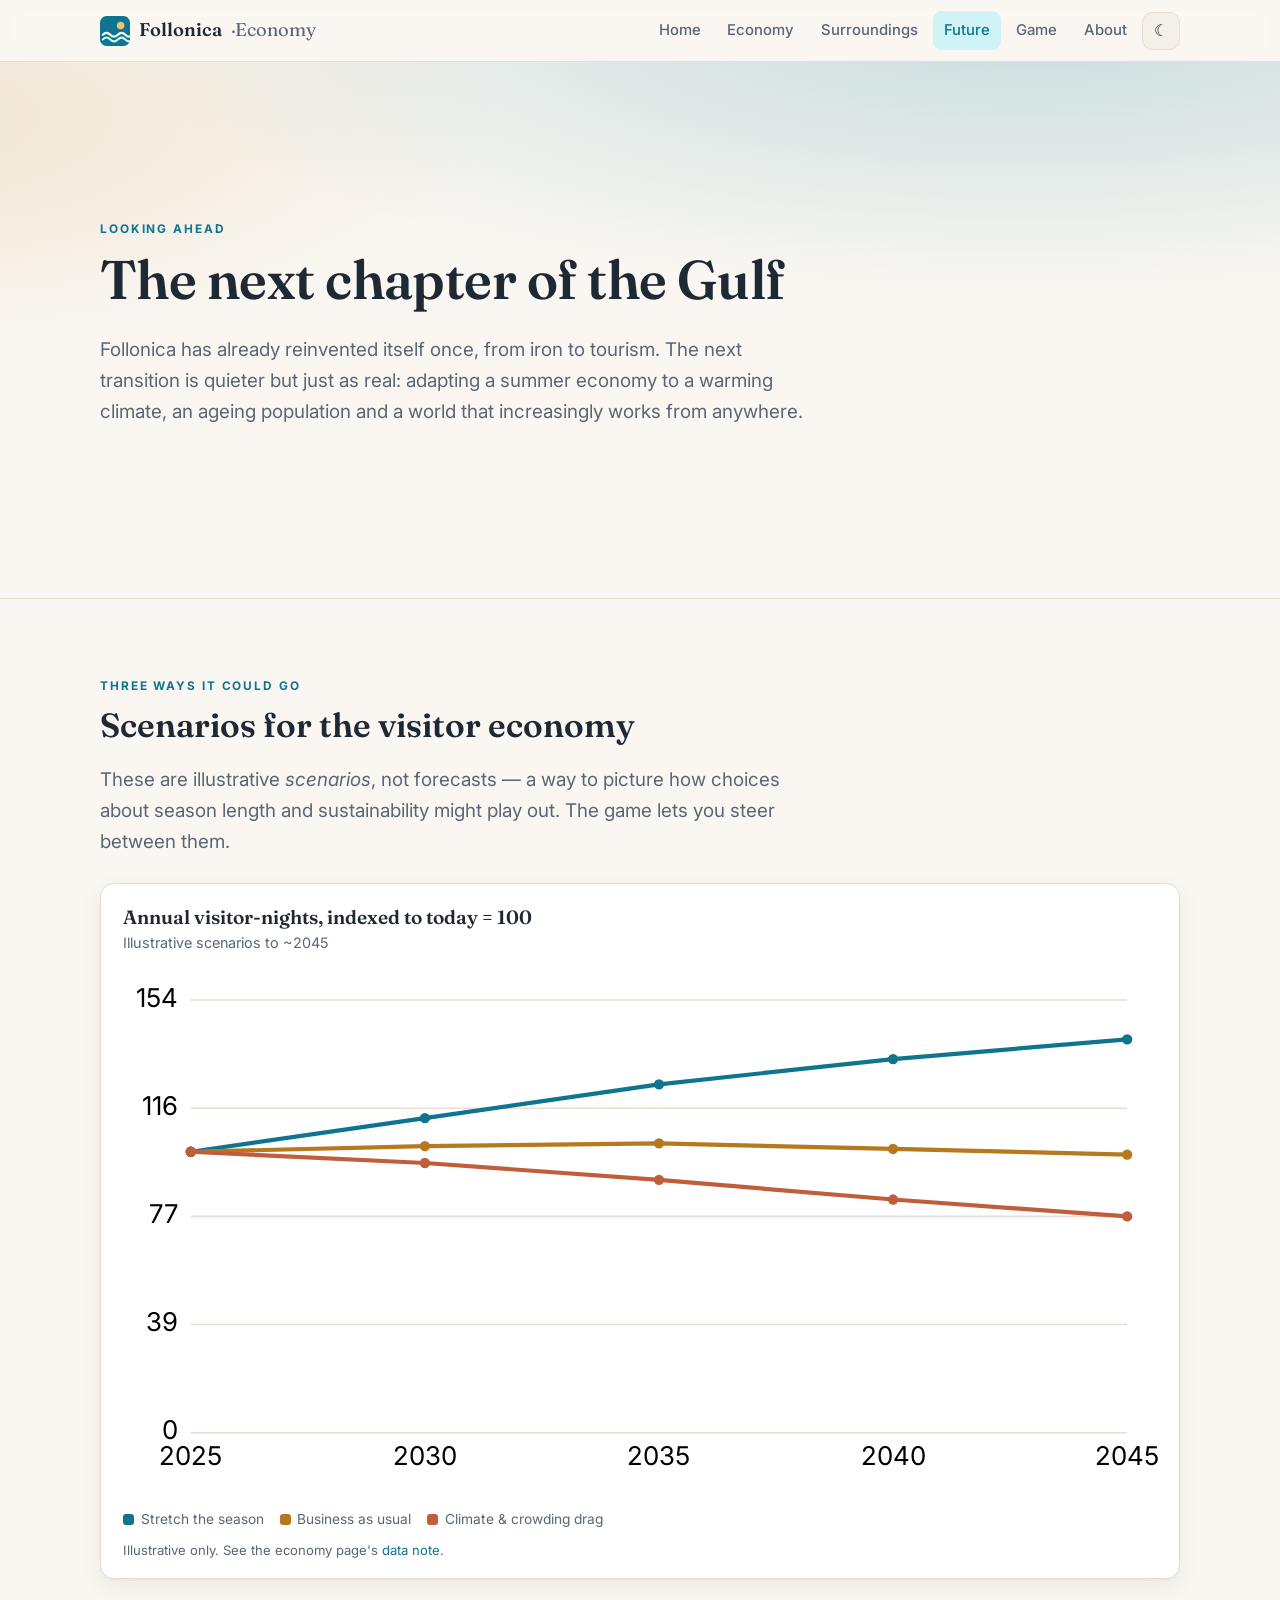
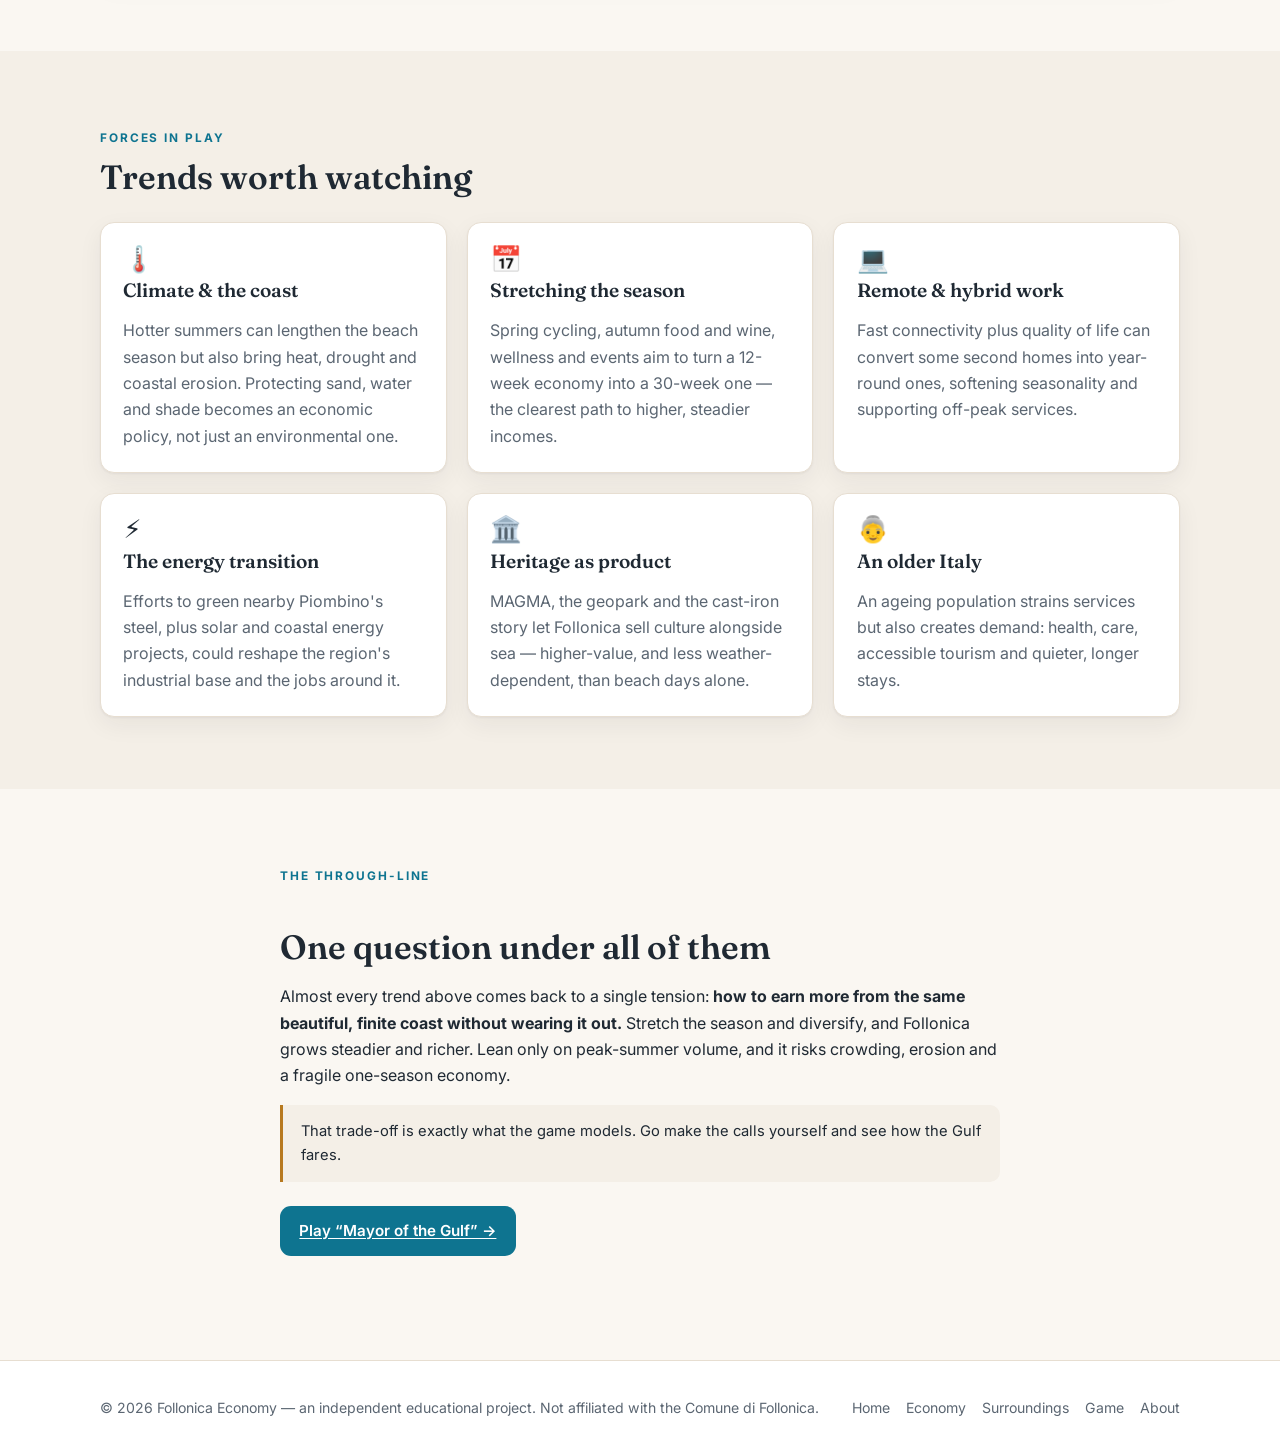
<file: future/index.html>
<!doctype html>
<html lang="en">
<head>
  <meta charset="utf-8" />
  <meta name="viewport" content="width=device-width, initial-scale=1" />
  <meta name="color-scheme" content="light dark" />
  <script>document.documentElement.className="js";</script>
  <title>Future Trends · Where Follonica's Economy Is Heading</title>
  <meta name="description" content="Climate pressure, season-stretching tourism, remote work and the energy transition: the forces likely to reshape Follonica's economy over the next generation." />
  <link rel="icon" href="/assets/favicon.svg" type="image/svg+xml" />
  <link rel="preconnect" href="https://fonts.googleapis.com" />
  <link rel="preconnect" href="https://fonts.gstatic.com" crossorigin />
  <link rel="stylesheet" href="https://fonts.googleapis.com/css2?family=Fraunces:opsz,wght@9..144,500;9..144,600&family=Inter:wght@400;500;600;700&display=swap" />
  <link rel="stylesheet" href="/assets/css/styles.css" />
  <script defer src="/assets/js/main.js"></script>
  <script defer src="/assets/js/charts.js"></script>
</head>
<body>
  <a class="skip" href="#main">Skip to content</a>
  <header class="site-header">
    <nav class="nav" aria-label="Primary">
      <a class="brand" href="/">
        <svg class="mark" viewBox="0 0 32 32" aria-hidden="true"><rect width="32" height="32" rx="7" fill="#0e7490"/><circle cx="22" cy="10" r="4" fill="#e9c46a"/><path d="M3 20 q4 -4 8 0 t8 0 t8 0 t8 0" fill="none" stroke="#fff" stroke-width="2.2" stroke-linecap="round"/><path d="M3 25 q4 -4 8 0 t8 0 t8 0 t8 0" fill="none" stroke="#cff3f6" stroke-width="2.2" stroke-linecap="round"/></svg>
        Follonica<span style="color:var(--muted);font-weight:400">·Economy</span>
      </a>
      <button class="nav-toggle" aria-label="Open menu" aria-expanded="false" aria-controls="menu">☰</button>
      <div class="nav-links" id="menu">
        <a href="/">Home</a>
        <a href="/economy/">Economy</a>
        <a href="/surroundings/">Surroundings</a>
        <a href="/future/" aria-current="page">Future</a>
        <a href="/game/">Game</a>
        <a href="/about/">About</a>
        <button class="theme-toggle" type="button" title="Toggle theme">☾</button>
      </div>
    </nav>
  </header>

  <main id="main">
    <section class="hero">
      <div class="container">
        <span class="eyebrow">Looking ahead</span>
        <h1>The next chapter of the Gulf</h1>
        <p class="lead">Follonica has already reinvented itself once, from iron to tourism. The next transition is quieter but just as real: adapting a summer economy to a warming climate, an ageing population and a world that increasingly works from anywhere.</p>
      </div>
    </section>

    <!-- Scenarios chart -->
    <section>
      <div class="container">
        <span class="eyebrow">Three ways it could go</span>
        <h2>Scenarios for the visitor economy</h2>
        <p class="lead">These are illustrative <em>scenarios</em>, not forecasts — a way to picture how choices about season length and sustainability might play out. The game lets you steer between them.</p>
        <div class="chart-card reveal" style="margin-top:1.6rem">
          <h3>Annual visitor-nights, indexed to today = 100</h3>
          <p class="sub">Illustrative scenarios to ~2045</p>
          <figure>
            <div class="chart" data-chart="line"
                 data-values='[
                   {"name":"Stretch the season","color":"--c1","points":[{"x":"2025","y":100},{"x":"2030","y":112},{"x":"2035","y":124},{"x":"2040","y":133},{"x":"2045","y":140}]},
                   {"name":"Business as usual","color":"--c3","points":[{"x":"2025","y":100},{"x":"2030","y":102},{"x":"2035","y":103},{"x":"2040","y":101},{"x":"2045","y":99}]},
                   {"name":"Climate &amp; crowding drag","color":"--c2","points":[{"x":"2025","y":100},{"x":"2030","y":96},{"x":"2035","y":90},{"x":"2040","y":83},{"x":"2045","y":77}]}
                 ]'
                 data-opts='{"height":320,"legend":true}'></div>
            <div class="legend" data-auto></div>
            <figcaption>Illustrative only. See the economy page's <a href="/economy/#data">data note</a>.</figcaption>
          </figure>
        </div>
      </div>
    </section>

    <!-- Trend cards -->
    <section style="background:var(--surface-2)">
      <div class="container">
        <span class="eyebrow">Forces in play</span>
        <h2>Trends worth watching</h2>
        <div class="grid grid-3" style="margin-top:1.6rem">
          <article class="card reveal">
            <div class="icon">🌡️</div>
            <h3>Climate &amp; the coast</h3>
            <p>Hotter summers can lengthen the beach season but also bring heat, drought and coastal erosion. Protecting sand, water and shade becomes an economic policy, not just an environmental one.</p>
          </article>
          <article class="card reveal">
            <div class="icon">📅</div>
            <h3>Stretching the season</h3>
            <p>Spring cycling, autumn food and wine, wellness and events aim to turn a 12-week economy into a 30-week one — the clearest path to higher, steadier incomes.</p>
          </article>
          <article class="card reveal">
            <div class="icon">💻</div>
            <h3>Remote &amp; hybrid work</h3>
            <p>Fast connectivity plus quality of life can convert some second homes into year-round ones, softening seasonality and supporting off-peak services.</p>
          </article>
          <article class="card reveal">
            <div class="icon">⚡</div>
            <h3>The energy transition</h3>
            <p>Efforts to green nearby Piombino's steel, plus solar and coastal energy projects, could reshape the region's industrial base and the jobs around it.</p>
          </article>
          <article class="card reveal">
            <div class="icon">🏛️</div>
            <h3>Heritage as product</h3>
            <p>MAGMA, the geopark and the cast-iron story let Follonica sell culture alongside sea — higher-value, and less weather-dependent, than beach days alone.</p>
          </article>
          <article class="card reveal">
            <div class="icon">👵</div>
            <h3>An older Italy</h3>
            <p>An ageing population strains services but also creates demand: health, care, accessible tourism and quieter, longer stays.</p>
          </article>
        </div>
      </div>
    </section>

    <section>
      <div class="container prose" style="max-width:72ch">
        <span class="eyebrow">The through-line</span>
        <h2>One question under all of them</h2>
        <p>Almost every trend above comes back to a single tension: <strong>how to earn more from the same beautiful, finite coast without wearing it out.</strong> Stretch the season and diversify, and Follonica grows steadier and richer. Lean only on peak-summer volume, and it risks crowding, erosion and a fragile one-season economy.</p>
        <p class="note">That trade-off is exactly what the game models. Go make the calls yourself and see how the Gulf fares.</p>
        <div class="btn-row"><a class="btn btn-primary" href="/game/">Play “Mayor of the Gulf” →</a></div>
      </div>
    </section>
  </main>

  <footer class="site-footer">
    <div class="container">
      <p>© <span data-year>2026</span> Follonica Economy — an independent educational project. Not affiliated with the Comune di Follonica.</p>
      <nav aria-label="Footer">
        <a href="/">Home</a>
        <a href="/economy/">Economy</a>
        <a href="/surroundings/">Surroundings</a>
        <a href="/game/">Game</a>
        <a href="/about/">About</a>
      </nav>
    </div>
  </footer>
</body>
</html>
</file>
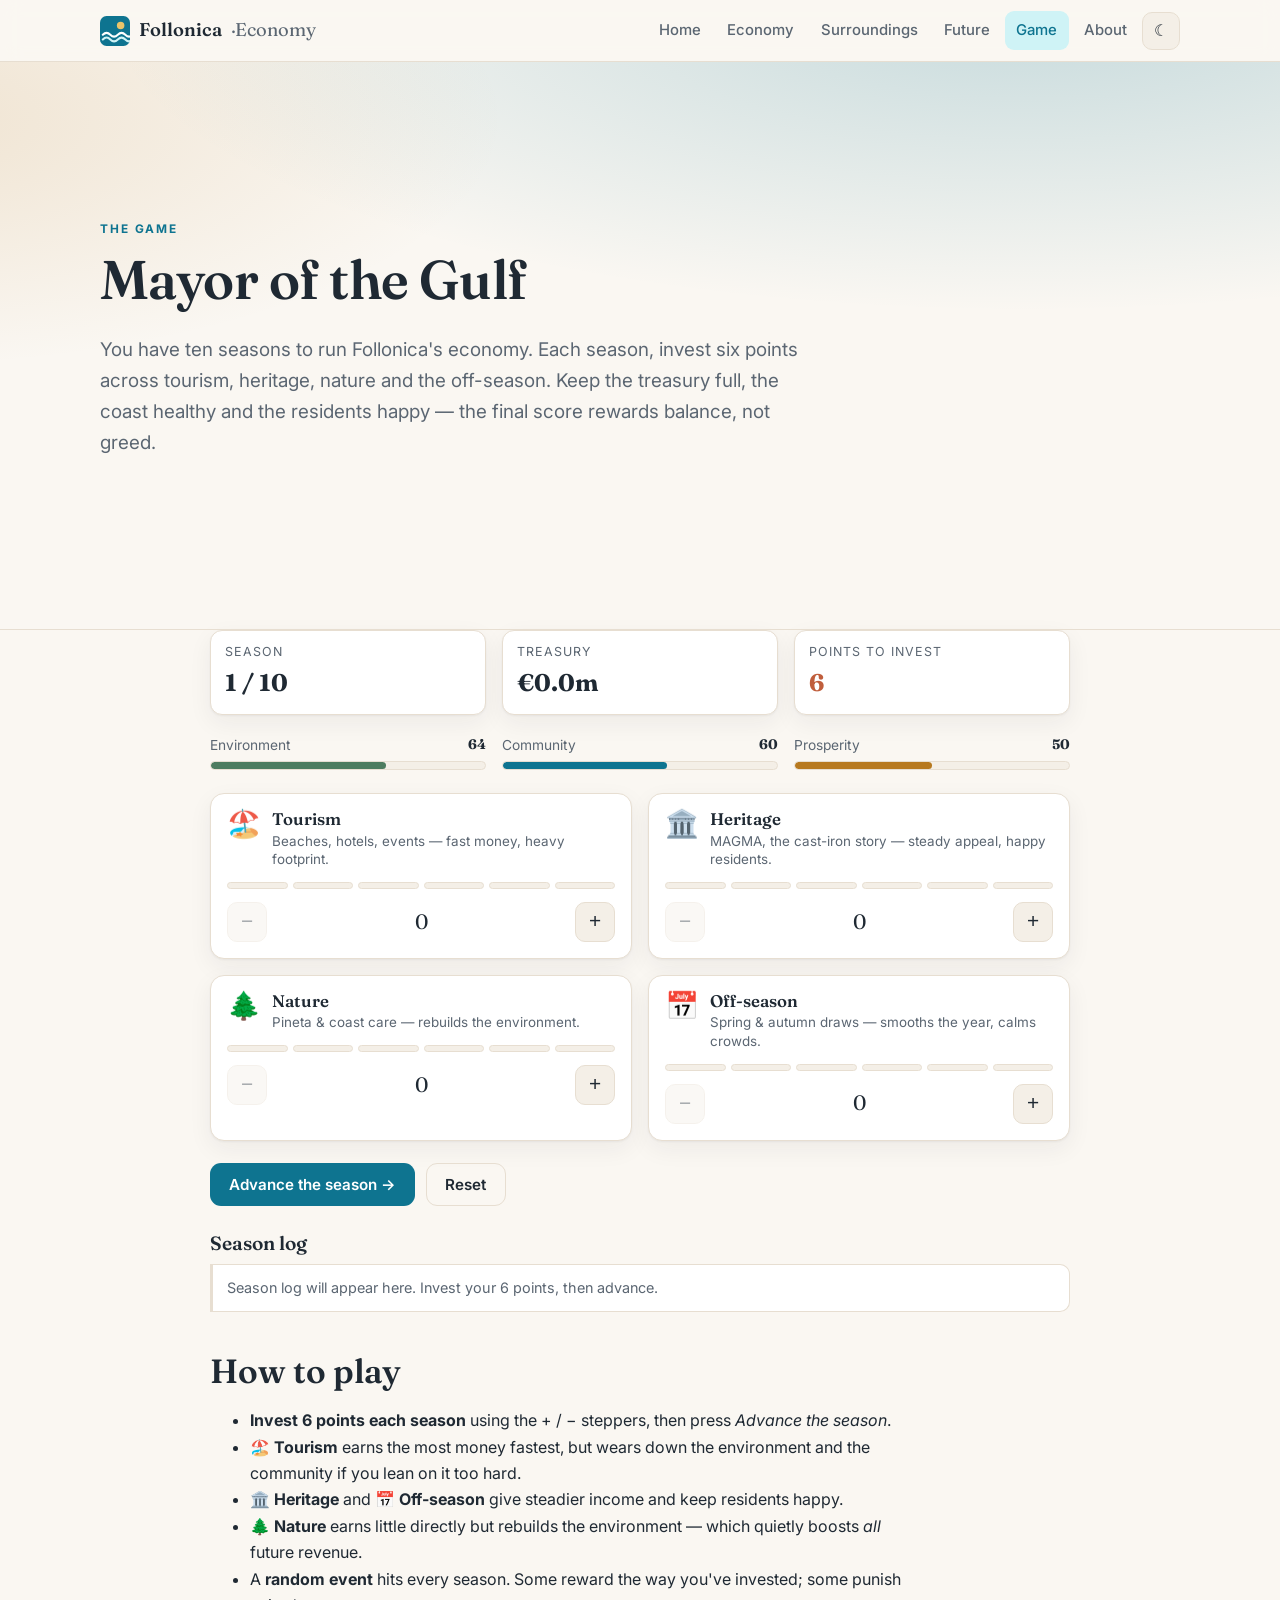
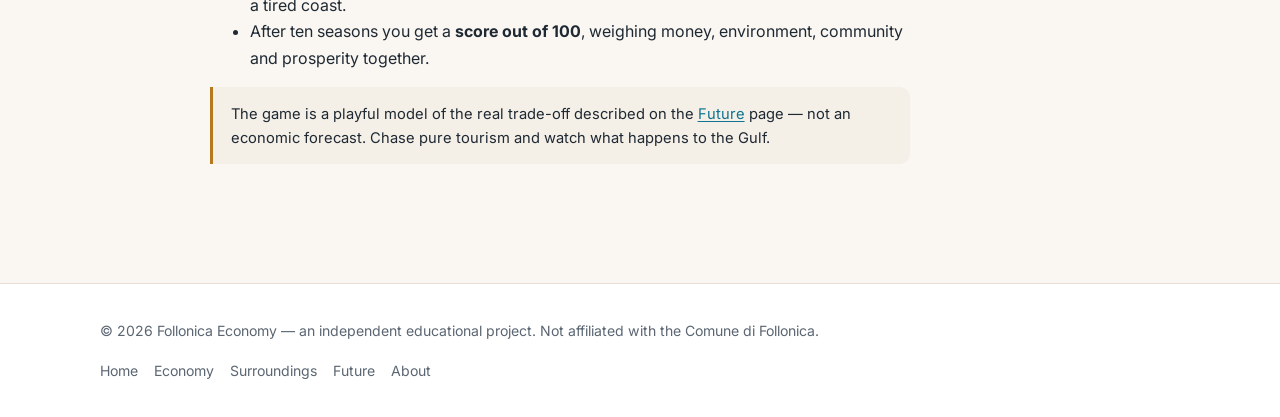
<file: game/index.html>
<!doctype html>
<html lang="en">
<head>
  <meta charset="utf-8" />
  <meta name="viewport" content="width=device-width, initial-scale=1" />
  <meta name="color-scheme" content="light dark" />
  <title>Mayor of the Gulf · A Follonica Economy Game</title>
  <meta name="description" content="Run Follonica's economy for ten seasons. Balance tourism, heritage, nature and the off-season to keep the town rich, green and happy." />
  <link rel="icon" href="/assets/favicon.svg" type="image/svg+xml" />
  <link rel="preconnect" href="https://fonts.googleapis.com" />
  <link rel="preconnect" href="https://fonts.gstatic.com" crossorigin />
  <link rel="stylesheet" href="https://fonts.googleapis.com/css2?family=Fraunces:opsz,wght@9..144,500;9..144,600&family=Inter:wght@400;500;600;700&display=swap" />
  <link rel="stylesheet" href="/assets/css/styles.css" />
  <style>
    .g-shell { max-width: 860px; }
    .g-hud { display:flex; gap:1rem; flex-wrap:wrap; margin-bottom:1.2rem; }
    .g-hud-item { flex:1 1 140px; background:var(--surface); border:1px solid var(--border); border-radius:12px; padding:.7rem .9rem; box-shadow:var(--shadow); }
    .g-hud-item span { display:block; color:var(--muted); font-size:.78rem; text-transform:uppercase; letter-spacing:.08em; }
    .g-hud-item b { font-family:var(--font-display); font-size:1.5rem; }
    .g-remain { color:var(--terracotta); } .g-remain.done { color:var(--sage); }
    .g-bars { display:grid; grid-template-columns:repeat(3,1fr); gap:1rem; margin-bottom:1.4rem; }
    @media (max-width:560px){ .g-bars{ grid-template-columns:1fr; } }
    .g-bar-top { display:flex; justify-content:space-between; font-size:.86rem; color:var(--muted); margin-bottom:.3rem; }
    .g-bar-top b { color:var(--ink); font-family:var(--font-display); }
    .g-track { height:9px; background:var(--surface-2); border-radius:99px; overflow:hidden; border:1px solid var(--border); }
    .g-fill { height:100%; border-radius:99px; transition:width .5s ease; }
    .g-levers { display:grid; grid-template-columns:repeat(2,1fr); gap:1rem; }
    @media (max-width:600px){ .g-levers{ grid-template-columns:1fr; } }
    .g-lever { background:var(--surface); border:1px solid var(--border); border-radius:14px; padding:1rem; box-shadow:var(--shadow); }
    .g-lever-head { display:flex; gap:.7rem; align-items:flex-start; }
    .g-emoji { font-size:1.7rem; line-height:1; }
    .g-lever h4 { margin:0 0 .15rem; font-size:1.05rem; }
    .g-lever p { margin:0; color:var(--muted); font-size:.84rem; line-height:1.4; }
    .g-pips { display:flex; gap:5px; margin:.8rem 0; }
    .g-pips i { flex:1; height:7px; border-radius:99px; background:var(--surface-2); border:1px solid var(--border); }
    .g-pips i.on { background:var(--accent); border-color:var(--accent); }
    .g-stepper { display:flex; align-items:center; justify-content:space-between; gap:.6rem; }
    .g-stepper button { width:40px; height:40px; border-radius:10px; border:1px solid var(--border); background:var(--surface-2); color:var(--ink); font-size:1.3rem; cursor:pointer; line-height:1; }
    .g-stepper button:disabled { opacity:.4; cursor:not-allowed; }
    .g-count { font-family:var(--font-display); font-size:1.3rem; min-width:1.5rem; text-align:center; }
    .g-actions { display:flex; gap:.7rem; margin:1.4rem 0; flex-wrap:wrap; }
    .g-log-title { margin:1.6rem 0 .6rem; }
    .g-log { display:flex; flex-direction:column; gap:.6rem; }
    .g-entry { background:var(--surface); border:1px solid var(--border); border-left:3px solid var(--accent); border-radius:0 10px 10px 0; padding:.7rem .9rem; font-size:.9rem; }
    .g-entry.g-intro { color:var(--muted); border-left-color:var(--border); }
    .g-entry-head { display:flex; justify-content:space-between; align-items:center; }
    .g-entry-alloc { font-size:1rem; margin:.2rem 0; letter-spacing:.05em; }
    .g-entry-ev { color:var(--muted); }
    .g-money.pos { color:var(--sage); font-weight:700; } .g-money.neg { color:var(--terracotta); font-weight:700; }
    .g-result-card { background:var(--surface); border:2px solid var(--accent); border-radius:16px; padding:1.6rem; box-shadow:var(--shadow); text-align:center; }
    .g-result-card h3 { font-size:1.8rem; margin:.2rem 0 .3rem; }
    .g-result-card p { color:var(--muted); max-width:44ch; margin-inline:auto; }
    .g-final-grid { display:grid; grid-template-columns:repeat(4,1fr); gap:.8rem; margin:1.2rem 0; }
    @media (max-width:520px){ .g-final-grid{ grid-template-columns:repeat(2,1fr); } }
    .g-final-grid div { background:var(--surface-2); border-radius:10px; padding:.7rem .3rem; }
    .g-final-grid b { display:block; font-family:var(--font-display); font-size:1.3rem; }
    .g-final-grid span { color:var(--muted); font-size:.78rem; }
  </style>
  <script defer src="/assets/js/main.js"></script>
  <script defer src="/assets/js/game.js"></script>
</head>
<body>
  <a class="skip" href="#main">Skip to content</a>
  <header class="site-header">
    <nav class="nav" aria-label="Primary">
      <a class="brand" href="/">
        <svg class="mark" viewBox="0 0 32 32" aria-hidden="true"><rect width="32" height="32" rx="7" fill="#0e7490"/><circle cx="22" cy="10" r="4" fill="#e9c46a"/><path d="M3 20 q4 -4 8 0 t8 0 t8 0 t8 0" fill="none" stroke="#fff" stroke-width="2.2" stroke-linecap="round"/><path d="M3 25 q4 -4 8 0 t8 0 t8 0 t8 0" fill="none" stroke="#cff3f6" stroke-width="2.2" stroke-linecap="round"/></svg>
        Follonica<span style="color:var(--muted);font-weight:400">·Economy</span>
      </a>
      <button class="nav-toggle" aria-label="Open menu" aria-expanded="false" aria-controls="menu">☰</button>
      <div class="nav-links" id="menu">
        <a href="/">Home</a>
        <a href="/economy/">Economy</a>
        <a href="/surroundings/">Surroundings</a>
        <a href="/future/">Future</a>
        <a href="/game/" aria-current="page">Game</a>
        <a href="/about/">About</a>
        <button class="theme-toggle" type="button" title="Toggle theme">☾</button>
      </div>
    </nav>
  </header>

  <main id="main">
    <section class="hero">
      <div class="container">
        <span class="eyebrow">The game</span>
        <h1>Mayor of the Gulf</h1>
        <p class="lead">You have ten seasons to run Follonica's economy. Each season, invest six points across tourism, heritage, nature and the off-season. Keep the treasury full, the coast healthy and the residents happy — the final score rewards balance, not greed.</p>
      </div>
    </section>

    <section style="padding-top:0">
      <div class="container g-shell">
        <div id="game" aria-live="polite">
          <noscript><p class="note">This game needs JavaScript enabled. The rest of the site works fine without it.</p></noscript>
        </div>

        <div class="prose" style="margin-top:2.5rem;max-width:70ch">
          <h2>How to play</h2>
          <ul>
            <li><strong>Invest 6 points each season</strong> using the + / − steppers, then press <em>Advance the season</em>.</li>
            <li><strong>🏖️ Tourism</strong> earns the most money fastest, but wears down the environment and the community if you lean on it too hard.</li>
            <li><strong>🏛️ Heritage</strong> and <strong>📅 Off-season</strong> give steadier income and keep residents happy.</li>
            <li><strong>🌲 Nature</strong> earns little directly but rebuilds the environment — which quietly boosts <em>all</em> future revenue.</li>
            <li>A <strong>random event</strong> hits every season. Some reward the way you've invested; some punish a tired coast.</li>
            <li>After ten seasons you get a <strong>score out of 100</strong>, weighing money, environment, community and prosperity together.</li>
          </ul>
          <p class="note">The game is a playful model of the real trade-off described on the <a href="/future/">Future</a> page — not an economic forecast. Chase pure tourism and watch what happens to the Gulf.</p>
        </div>
      </div>
    </section>
  </main>

  <footer class="site-footer">
    <div class="container">
      <p>© <span data-year>2026</span> Follonica Economy — an independent educational project. Not affiliated with the Comune di Follonica.</p>
      <nav aria-label="Footer">
        <a href="/">Home</a>
        <a href="/economy/">Economy</a>
        <a href="/surroundings/">Surroundings</a>
        <a href="/future/">Future</a>
        <a href="/about/">About</a>
      </nav>
    </div>
  </footer>
</body>
</html>
</file>
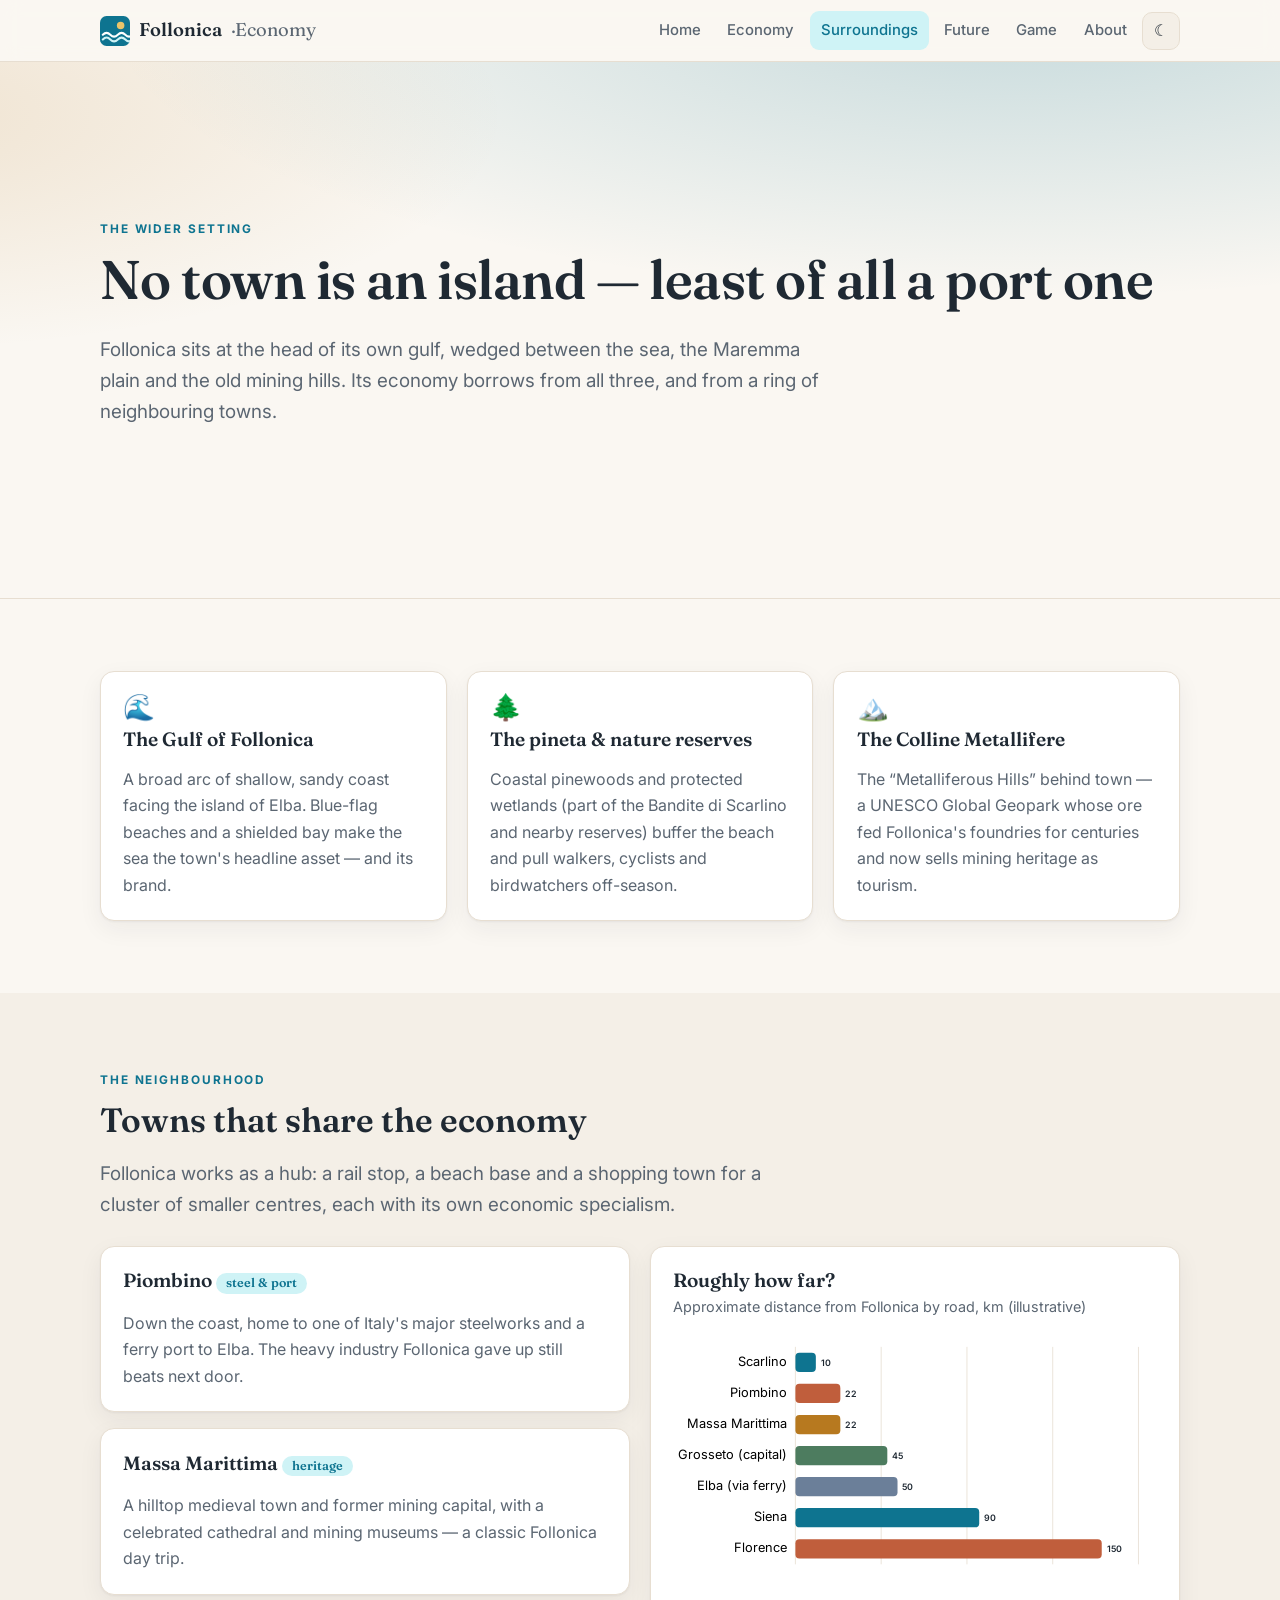
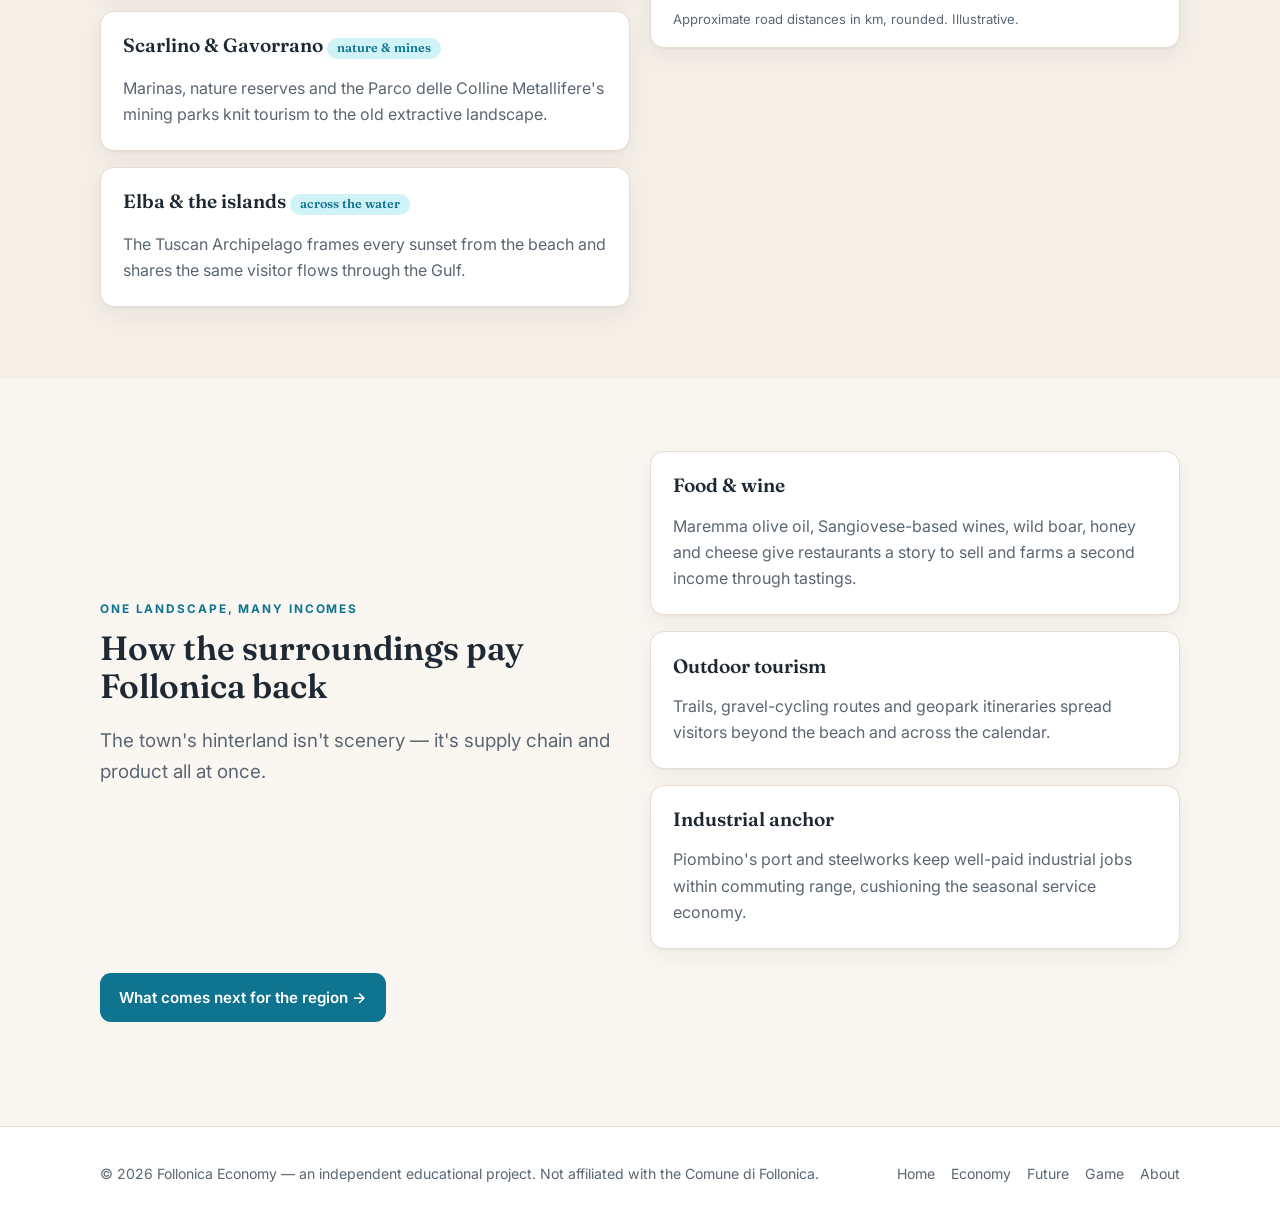
<file: surroundings/index.html>
<!doctype html>
<html lang="en">
<head>
  <meta charset="utf-8" />
  <meta name="viewport" content="width=device-width, initial-scale=1" />
  <meta name="color-scheme" content="light dark" />
  <script>document.documentElement.className="js";</script>
  <title>Around Follonica · The Maremma, the Gulf &amp; the Mining Hills</title>
  <meta name="description" content="Follonica's economy doesn't stop at the town line. Meet the Gulf of Follonica, the Maremma, the Colline Metallifere mining geopark and the neighbouring towns that shape it." />
  <link rel="icon" href="/assets/favicon.svg" type="image/svg+xml" />
  <link rel="preconnect" href="https://fonts.googleapis.com" />
  <link rel="preconnect" href="https://fonts.gstatic.com" crossorigin />
  <link rel="stylesheet" href="https://fonts.googleapis.com/css2?family=Fraunces:opsz,wght@9..144,500;9..144,600&family=Inter:wght@400;500;600;700&display=swap" />
  <link rel="stylesheet" href="/assets/css/styles.css" />
  <script defer src="/assets/js/main.js"></script>
  <script defer src="/assets/js/charts.js"></script>
</head>
<body>
  <a class="skip" href="#main">Skip to content</a>
  <header class="site-header">
    <nav class="nav" aria-label="Primary">
      <a class="brand" href="/">
        <svg class="mark" viewBox="0 0 32 32" aria-hidden="true"><rect width="32" height="32" rx="7" fill="#0e7490"/><circle cx="22" cy="10" r="4" fill="#e9c46a"/><path d="M3 20 q4 -4 8 0 t8 0 t8 0 t8 0" fill="none" stroke="#fff" stroke-width="2.2" stroke-linecap="round"/><path d="M3 25 q4 -4 8 0 t8 0 t8 0 t8 0" fill="none" stroke="#cff3f6" stroke-width="2.2" stroke-linecap="round"/></svg>
        Follonica<span style="color:var(--muted);font-weight:400">·Economy</span>
      </a>
      <button class="nav-toggle" aria-label="Open menu" aria-expanded="false" aria-controls="menu">☰</button>
      <div class="nav-links" id="menu">
        <a href="/">Home</a>
        <a href="/economy/">Economy</a>
        <a href="/surroundings/" aria-current="page">Surroundings</a>
        <a href="/future/">Future</a>
        <a href="/game/">Game</a>
        <a href="/about/">About</a>
        <button class="theme-toggle" type="button" title="Toggle theme">☾</button>
      </div>
    </nav>
  </header>

  <main id="main">
    <section class="hero">
      <div class="container">
        <span class="eyebrow">The wider setting</span>
        <h1>No town is an island — least of all a port one</h1>
        <p class="lead">Follonica sits at the head of its own gulf, wedged between the sea, the Maremma plain and the old mining hills. Its economy borrows from all three, and from a ring of neighbouring towns.</p>
      </div>
    </section>

    <section>
      <div class="container">
        <div class="grid grid-3">
          <article class="card reveal">
            <div class="icon">🌊</div>
            <h3>The Gulf of Follonica</h3>
            <p>A broad arc of shallow, sandy coast facing the island of Elba. Blue-flag beaches and a shielded bay make the sea the town's headline asset — and its brand.</p>
          </article>
          <article class="card reveal">
            <div class="icon">🌲</div>
            <h3>The pineta &amp; nature reserves</h3>
            <p>Coastal pinewoods and protected wetlands (part of the Bandite di Scarlino and nearby reserves) buffer the beach and pull walkers, cyclists and birdwatchers off-season.</p>
          </article>
          <article class="card reveal">
            <div class="icon">🏔️</div>
            <h3>The Colline Metallifere</h3>
            <p>The “Metalliferous Hills” behind town — a UNESCO Global Geopark whose ore fed Follonica's foundries for centuries and now sells mining heritage as tourism.</p>
          </article>
        </div>
      </div>
    </section>

    <section style="background:var(--surface-2)">
      <div class="container">
        <span class="eyebrow">The neighbourhood</span>
        <h2>Towns that share the economy</h2>
        <p class="lead">Follonica works as a hub: a rail stop, a beach base and a shopping town for a cluster of smaller centres, each with its own economic specialism.</p>
        <div class="grid grid-2" style="margin-top:1.6rem;align-items:start">
          <div class="reveal" style="display:grid;gap:1rem">
            <div class="card"><h3>Piombino <span class="pill">steel &amp; port</span></h3><p>Down the coast, home to one of Italy's major steelworks and a ferry port to Elba. The heavy industry Follonica gave up still beats next door.</p></div>
            <div class="card"><h3>Massa Marittima <span class="pill">heritage</span></h3><p>A hilltop medieval town and former mining capital, with a celebrated cathedral and mining museums — a classic Follonica day trip.</p></div>
            <div class="card"><h3>Scarlino &amp; Gavorrano <span class="pill">nature &amp; mines</span></h3><p>Marinas, nature reserves and the Parco delle Colline Metallifere's mining parks knit tourism to the old extractive landscape.</p></div>
            <div class="card"><h3>Elba &amp; the islands <span class="pill">across the water</span></h3><p>The Tuscan Archipelago frames every sunset from the beach and shares the same visitor flows through the Gulf.</p></div>
          </div>
          <div class="chart-card reveal">
            <h3>Roughly how far?</h3>
            <p class="sub">Approximate distance from Follonica by road, km (illustrative)</p>
            <figure>
              <div class="chart" data-chart="hbar"
                   data-values='[{"label":"Scarlino","value":10},{"label":"Piombino","value":22},{"label":"Massa Marittima","value":22},{"label":"Grosseto (capital)","value":45},{"label":"Elba (via ferry)","value":50},{"label":"Siena","value":90},{"label":"Florence","value":150}]'
                   data-opts='{"height":320,"fmt":null}'></div>
              <figcaption>Approximate road distances in km, rounded. Illustrative.</figcaption>
            </figure>
          </div>
        </div>
      </div>
    </section>

    <section>
      <div class="container">
        <div class="grid grid-2" style="align-items:center">
          <div class="reveal">
            <span class="eyebrow">One landscape, many incomes</span>
            <h2>How the surroundings pay Follonica back</h2>
            <p class="lead">The town's hinterland isn't scenery — it's supply chain and product all at once.</p>
          </div>
          <div class="reveal" style="display:grid;gap:1rem">
            <div class="card"><h3>Food &amp; wine</h3><p>Maremma olive oil, Sangiovese-based wines, wild boar, honey and cheese give restaurants a story to sell and farms a second income through tastings.</p></div>
            <div class="card"><h3>Outdoor tourism</h3><p>Trails, gravel-cycling routes and geopark itineraries spread visitors beyond the beach and across the calendar.</p></div>
            <div class="card"><h3>Industrial anchor</h3><p>Piombino's port and steelworks keep well-paid industrial jobs within commuting range, cushioning the seasonal service economy.</p></div>
          </div>
        </div>
        <div class="btn-row"><a class="btn btn-primary" href="/future/">What comes next for the region →</a></div>
      </div>
    </section>
  </main>

  <footer class="site-footer">
    <div class="container">
      <p>© <span data-year>2026</span> Follonica Economy — an independent educational project. Not affiliated with the Comune di Follonica.</p>
      <nav aria-label="Footer">
        <a href="/">Home</a>
        <a href="/economy/">Economy</a>
        <a href="/future/">Future</a>
        <a href="/game/">Game</a>
        <a href="/about/">About</a>
      </nav>
    </div>
  </footer>
</body>
</html>
</file>
<file: assets/css/styles.css>
/* =========================================================================
   Follonica Economy — design system
   A small, framework-free stylesheet. Light + dark aware.
   ========================================================================= */

/* ---- Design tokens ---------------------------------------------------- */
:root {
  color-scheme: light dark;

  /* Brand palette — Tyrrhenian sea, Maremma earth, cast iron */
  --sea:        #0e7490; /* teal   — the Gulf of Follonica          */
  --sea-soft:   #cff3f6;
  --terracotta: #c05e3c; /* Maremma clay / roof tiles               */
  --gold:       #b7791f; /* summer light, wheat                     */
  --sage:       #4d7c5f; /* pinewood (the pineta)                   */
  --iron:       #334155; /* the foundry heritage                    */

  /* Semantic colors (light) */
  --bg:         #faf7f2;
  --surface:    #ffffff;
  --surface-2:  #f4efe7;
  --ink:        #1f2933;
  --muted:      #5b6672;
  --border:     #e7ded1;
  --accent:     var(--sea);
  --accent-ink: #ffffff;
  --shadow:     0 1px 2px rgba(31,41,51,.05), 0 8px 24px rgba(31,41,51,.06);

  /* Categorical chart palette (light) */
  --c1: #0e7490; /* sea      */
  --c2: #c05e3c; /* terracotta */
  --c3: #b7791f; /* gold     */
  --c4: #4d7c5f; /* sage     */
  --c5: #6b7f99; /* slate    */
  --grid: #e7ded1;

  --maxw: 1080px;
  --radius: 14px;
  --font-body: "Inter", system-ui, -apple-system, Segoe UI, Roboto, sans-serif;
  --font-display: "Fraunces", Georgia, "Times New Roman", serif;
}

/* Dark palette tokens.
   Applied in two situations, so the theme works on every platform:
     1. The visitor explicitly chose dark via the toggle  -> html[data-theme="dark"]
     2. The OS reports a dark preference AND the visitor has not overridden it
        to light                                           -> :not([data-theme="light"])
   Older approaches only redeclared these variables inside the
   prefers-color-scheme media query, so the manual toggle changed nothing
   unless the OS itself was in dark mode — which is why tapping the toggle
   did nothing on iPad/iPadOS (usually kept in light mode).
   The two blocks below are intentionally identical; keep them in sync. */
html[data-theme="dark"] {
  --bg:        #0f1720;
  --surface:   #17212c;
  --surface-2: #1d2937;
  --ink:       #e8eef4;
  --muted:     #9fb0c0;
  --border:    #2a3745;
  --accent:    #38bdf8;
  --accent-ink:#06222e;
  --sea-soft:  #123240;
  --shadow:    0 1px 2px rgba(0,0,0,.3), 0 10px 30px rgba(0,0,0,.35);

  --c1: #38bdf8;
  --c2: #f0a17e;
  --c3: #e9c46a;
  --c4: #86c79b;
  --c5: #a7b8cc;
  --grid: #2a3745;
}

@media (prefers-color-scheme: dark) {
  html:not([data-theme="light"]) {
    --bg:        #0f1720;
    --surface:   #17212c;
    --surface-2: #1d2937;
    --ink:       #e8eef4;
    --muted:     #9fb0c0;
    --border:    #2a3745;
    --accent:    #38bdf8;
    --accent-ink:#06222e;
    --sea-soft:  #123240;
    --shadow:    0 1px 2px rgba(0,0,0,.3), 0 10px 30px rgba(0,0,0,.35);

    --c1: #38bdf8;
    --c2: #f0a17e;
    --c3: #e9c46a;
    --c4: #86c79b;
    --c5: #a7b8cc;
    --grid: #2a3745;
  }
}

/* Keep native form controls / scrollbars in step with the chosen theme */
html[data-theme="light"] { color-scheme: light; }
html[data-theme="dark"]  { color-scheme: dark; }

/* ---- Reset-ish -------------------------------------------------------- */
*, *::before, *::after { box-sizing: border-box; }
html { scroll-behavior: smooth; }
@media (prefers-reduced-motion: reduce) { html { scroll-behavior: auto; } }

body {
  margin: 0;
  font-family: var(--font-body);
  background: var(--bg);
  color: var(--ink);
  line-height: 1.65;
  -webkit-font-smoothing: antialiased;
  text-rendering: optimizeLegibility;
}

img { max-width: 100%; display: block; }
a { color: var(--accent); text-decoration: none; }
a:hover { text-decoration: underline; }

h1, h2, h3, h4 { font-family: var(--font-display); line-height: 1.15; font-weight: 600; }
h1 { font-size: clamp(2.1rem, 5vw, 3.4rem); letter-spacing: -.01em; margin: 0 0 .4em; }
h2 { font-size: clamp(1.5rem, 3.2vw, 2.1rem); margin: 0 0 .5em; }
h3 { font-size: 1.2rem; margin: 0 0 .4em; }

.lead { font-size: 1.18rem; color: var(--muted); max-width: 60ch; }

/* ---- Layout ----------------------------------------------------------- */
.container { width: min(100% - 2.5rem, var(--maxw)); margin-inline: auto; }
section { padding: clamp(2.5rem, 6vw, 4.5rem) 0; }
.eyebrow {
  text-transform: uppercase; letter-spacing: .16em; font-size: .74rem;
  font-weight: 700; color: var(--accent); font-family: var(--font-body);
  display: inline-block; margin-bottom: .6rem;
}

/* ---- Header / nav ----------------------------------------------------- */
.site-header {
  position: sticky; top: 0; z-index: 50;
  background: color-mix(in srgb, var(--bg) 88%, transparent);
  backdrop-filter: saturate(140%) blur(10px);
  border-bottom: 1px solid var(--border);
}
.nav {
  display: flex; align-items: center; gap: 1rem;
  padding: .7rem 0; width: min(100% - 2.5rem, var(--maxw)); margin-inline: auto;
}
.brand { display: flex; align-items: center; gap: .55rem; font-family: var(--font-display); font-weight: 600; font-size: 1.15rem; color: var(--ink); }
.brand:hover { text-decoration: none; }
.brand .mark { width: 30px; height: 30px; }
.nav-links { display: flex; gap: .25rem; margin-left: auto; align-items: center; }
.nav-links a {
  color: var(--muted); padding: .45rem .7rem; border-radius: 9px; font-size: .93rem; font-weight: 500;
}
.nav-links a:hover { color: var(--ink); background: var(--surface-2); text-decoration: none; }
.nav-links a[aria-current="page"] { color: var(--accent); background: var(--sea-soft); }
.theme-toggle {
  background: var(--surface-2); border: 1px solid var(--border); color: var(--ink);
  width: 38px; height: 38px; border-radius: 10px; cursor: pointer; font-size: 1rem;
  display: grid; place-items: center;
}
.nav-toggle { display: none; background: none; border: 1px solid var(--border); border-radius: 10px; width: 40px; height: 40px; cursor: pointer; color: var(--ink); }

@media (max-width: 720px) {
  .nav-toggle { display: grid; place-items: center; }
  .nav-links {
    position: absolute; top: 100%; left: 0; right: 0; flex-direction: column; align-items: stretch;
    background: var(--surface); border-bottom: 1px solid var(--border); padding: .5rem 1.25rem 1rem;
    gap: .1rem; box-shadow: var(--shadow); display: none;
  }
  .nav-links.open { display: flex; }
  .nav-links a { padding: .7rem .5rem; }
  .theme-toggle { margin-top: .4rem; }
}

/* ---- Hero ------------------------------------------------------------- */
.hero {
  position: relative; overflow: hidden;
  background:
    radial-gradient(120% 90% at 80% -10%, color-mix(in srgb, var(--sea) 22%, transparent), transparent 60%),
    radial-gradient(90% 80% at -10% 10%, color-mix(in srgb, var(--gold) 16%, transparent), transparent 55%);
  border-bottom: 1px solid var(--border);
}
.hero .container { padding-top: clamp(2.5rem, 7vw, 5rem); padding-bottom: clamp(2.5rem, 7vw, 5rem); }
.hero-grid { display: grid; grid-template-columns: 1.1fr .9fr; gap: 2.5rem; align-items: center; }
@media (max-width: 820px) { .hero-grid { grid-template-columns: 1fr; } }

.btn {
  display: inline-flex; align-items: center; gap: .5rem; cursor: pointer;
  padding: .7rem 1.15rem; border-radius: 11px; font-weight: 600; font-size: .95rem;
  border: 1px solid transparent; font-family: var(--font-body);
}
.btn-primary { background: var(--accent); color: var(--accent-ink); }
.btn-primary:hover { text-decoration: none; filter: brightness(1.05); }
.btn-ghost { background: transparent; border-color: var(--border); color: var(--ink); }
.btn-ghost:hover { background: var(--surface-2); text-decoration: none; }
.btn-row { display: flex; gap: .7rem; flex-wrap: wrap; margin-top: 1.5rem; }

/* ---- Cards & grids ---------------------------------------------------- */
.grid { display: grid; gap: 1.25rem; }
.grid-2 { grid-template-columns: repeat(2, 1fr); }
.grid-3 { grid-template-columns: repeat(3, 1fr); }
.grid-4 { grid-template-columns: repeat(4, 1fr); }
@media (max-width: 820px) { .grid-3, .grid-4 { grid-template-columns: repeat(2, 1fr); } }
@media (max-width: 560px) { .grid-2, .grid-3, .grid-4 { grid-template-columns: 1fr; } }

.card {
  background: var(--surface); border: 1px solid var(--border); border-radius: var(--radius);
  padding: 1.4rem; box-shadow: var(--shadow);
}
.card h3 { margin-top: 0; }
.card .icon { font-size: 1.6rem; line-height: 1; margin-bottom: .5rem; }
.card p { color: var(--muted); margin-bottom: 0; }

/* Stat tiles */
.stat { text-align: left; }
.stat .num { font-family: var(--font-display); font-size: clamp(1.8rem, 4vw, 2.6rem); font-weight: 600; color: var(--ink); line-height: 1; }
.stat .num .unit { font-size: .55em; color: var(--accent); margin-left: .1em; }
.stat .label { color: var(--muted); font-size: .92rem; margin-top: .35rem; }

/* Chart figure */
.chart-card { background: var(--surface); border: 1px solid var(--border); border-radius: var(--radius); padding: 1.4rem 1.4rem 1rem; box-shadow: var(--shadow); }
.chart-card h3 { margin: 0 0 .2rem; }
.chart-card .sub { color: var(--muted); font-size: .9rem; margin: 0 0 1rem; }
figure { margin: 0; }
figcaption { color: var(--muted); font-size: .82rem; margin-top: .6rem; }
.legend { display: flex; flex-wrap: wrap; gap: .4rem 1rem; margin-top: .8rem; font-size: .86rem; color: var(--muted); }
.legend span { display: inline-flex; align-items: center; gap: .4rem; }
.legend i { width: 11px; height: 11px; border-radius: 3px; display: inline-block; }

/* SVG chart primitives */
.chart svg { width: 100%; height: auto; overflow: visible; }
.chart .axis text { fill: var(--muted); font-size: 11px; font-family: var(--font-body); }
.chart .grid-line { stroke: var(--grid); stroke-width: 1; }
.chart .bar { transition: opacity .2s; }
.chart .val { fill: var(--ink); font-size: 11px; font-weight: 600; font-family: var(--font-body); }

/* Timeline */
.timeline { position: relative; margin: 1rem 0 0; padding-left: 1.5rem; }
.timeline::before { content: ""; position: absolute; left: 6px; top: .4rem; bottom: .4rem; width: 2px; background: var(--border); }
.timeline li { position: relative; list-style: none; margin: 0 0 1.6rem; }
.timeline li::before { content: ""; position: absolute; left: -1.5rem; top: .35rem; width: 13px; height: 13px; border-radius: 50%; background: var(--accent); border: 3px solid var(--bg); }
.timeline .year { font-family: var(--font-display); font-weight: 600; color: var(--accent); }
.timeline p { margin: .1rem 0 0; color: var(--muted); }

/* Prose */
.prose p, .prose li { color: var(--ink); }
.prose h2 { margin-top: 2rem; }
.prose a { text-decoration: underline; text-underline-offset: 2px; }
.note {
  border-left: 3px solid var(--gold); background: var(--surface-2);
  padding: .9rem 1.1rem; border-radius: 0 10px 10px 0; color: var(--muted); font-size: .92rem;
}
.pill { display: inline-block; padding: .2rem .6rem; border-radius: 999px; background: var(--sea-soft); color: var(--accent); font-size: .78rem; font-weight: 600; }

/* ---- Footer ----------------------------------------------------------- */
.site-footer { border-top: 1px solid var(--border); background: var(--surface); margin-top: 2rem; }
.site-footer .container { padding: 2.2rem 0; display: flex; flex-wrap: wrap; gap: 1rem 2rem; align-items: center; justify-content: space-between; }
.site-footer p { margin: 0; color: var(--muted); font-size: .88rem; }
.site-footer nav { display: flex; gap: 1rem; flex-wrap: wrap; }
.site-footer nav a { color: var(--muted); font-size: .88rem; }

/* ---- Reveal on scroll ------------------------------------------------- */
/* Only hide when JS is present (html.js), so no-JS visitors still see it. */
html.js .reveal { opacity: 0; transform: translateY(14px); transition: opacity .6s ease, transform .6s ease; }
html.js .reveal.in { opacity: 1; transform: none; }
@media (prefers-reduced-motion: reduce) { html.js .reveal { opacity: 1; transform: none; transition: none; } }

/* Skip link */
.skip { position: absolute; left: -999px; top: 0; background: var(--accent); color: var(--accent-ink); padding: .6rem 1rem; border-radius: 0 0 8px 0; z-index: 100; }
.skip:focus { left: 0; }
</file>
